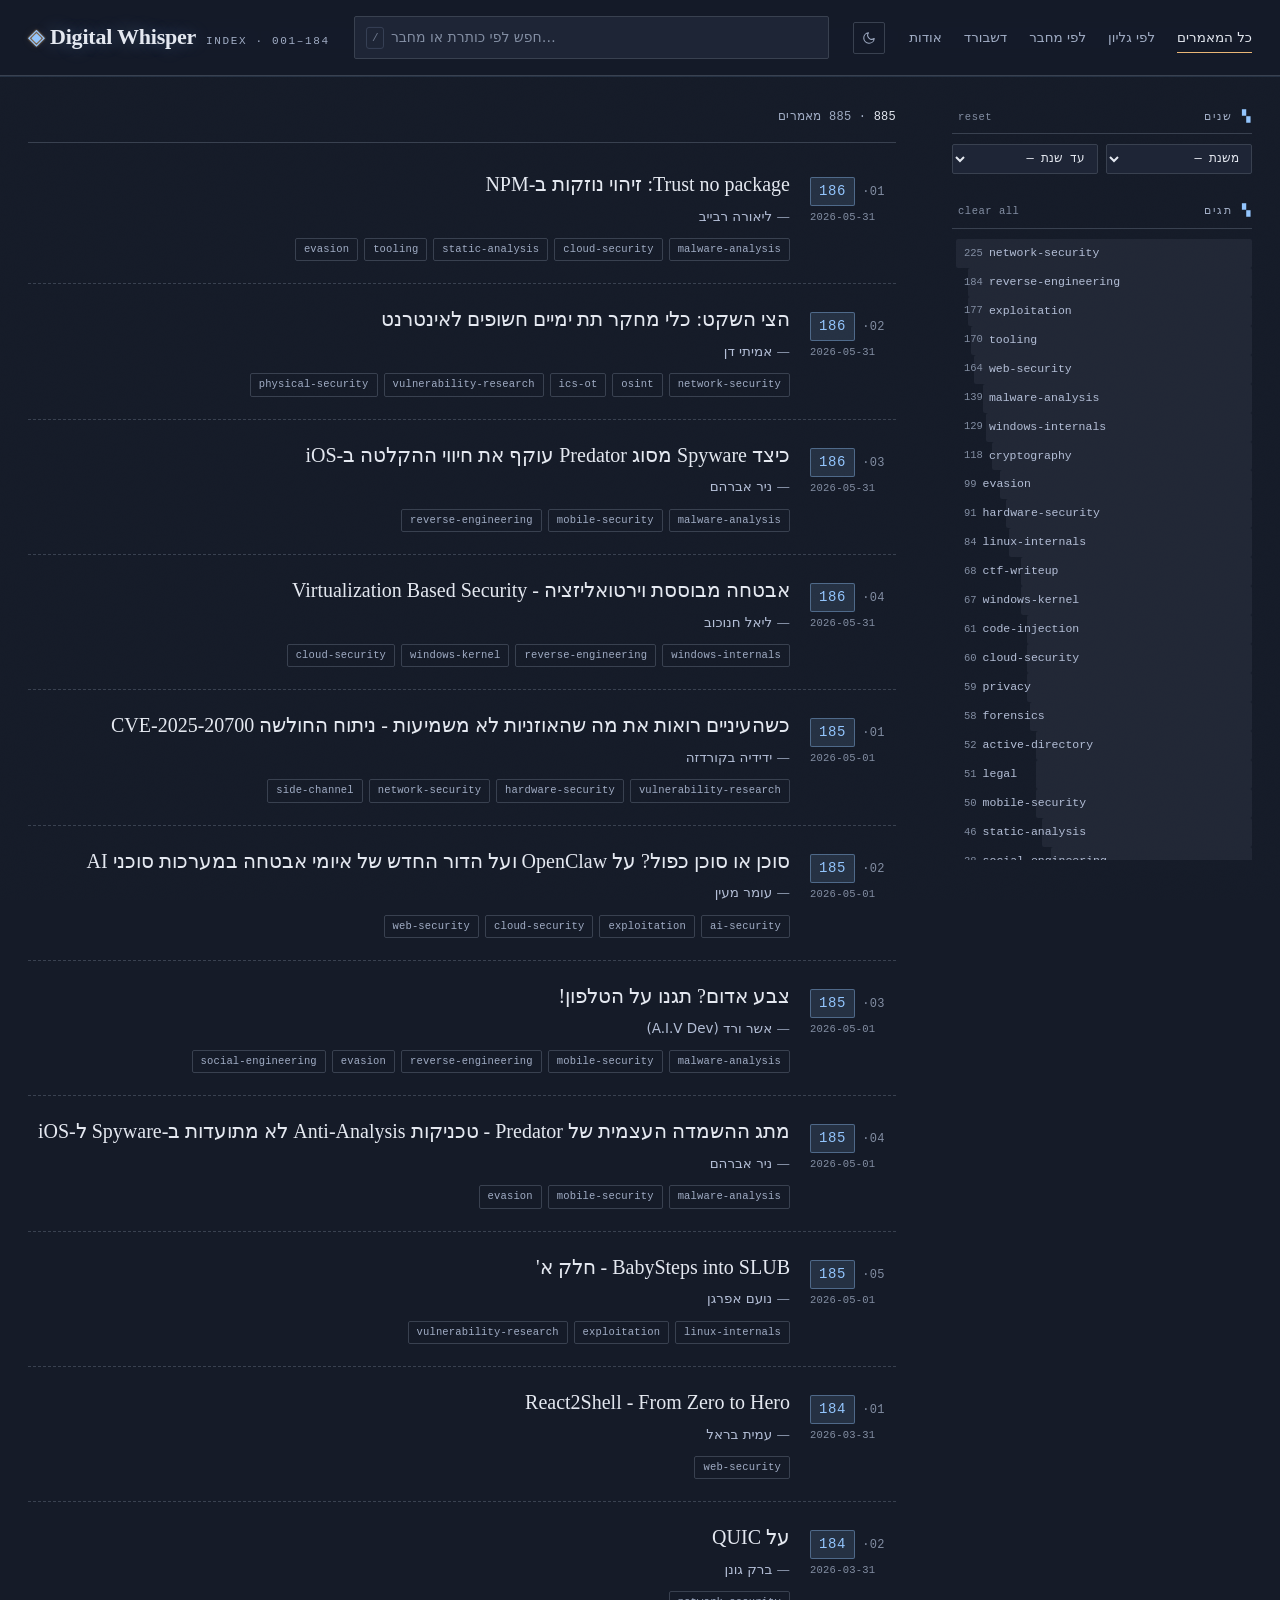
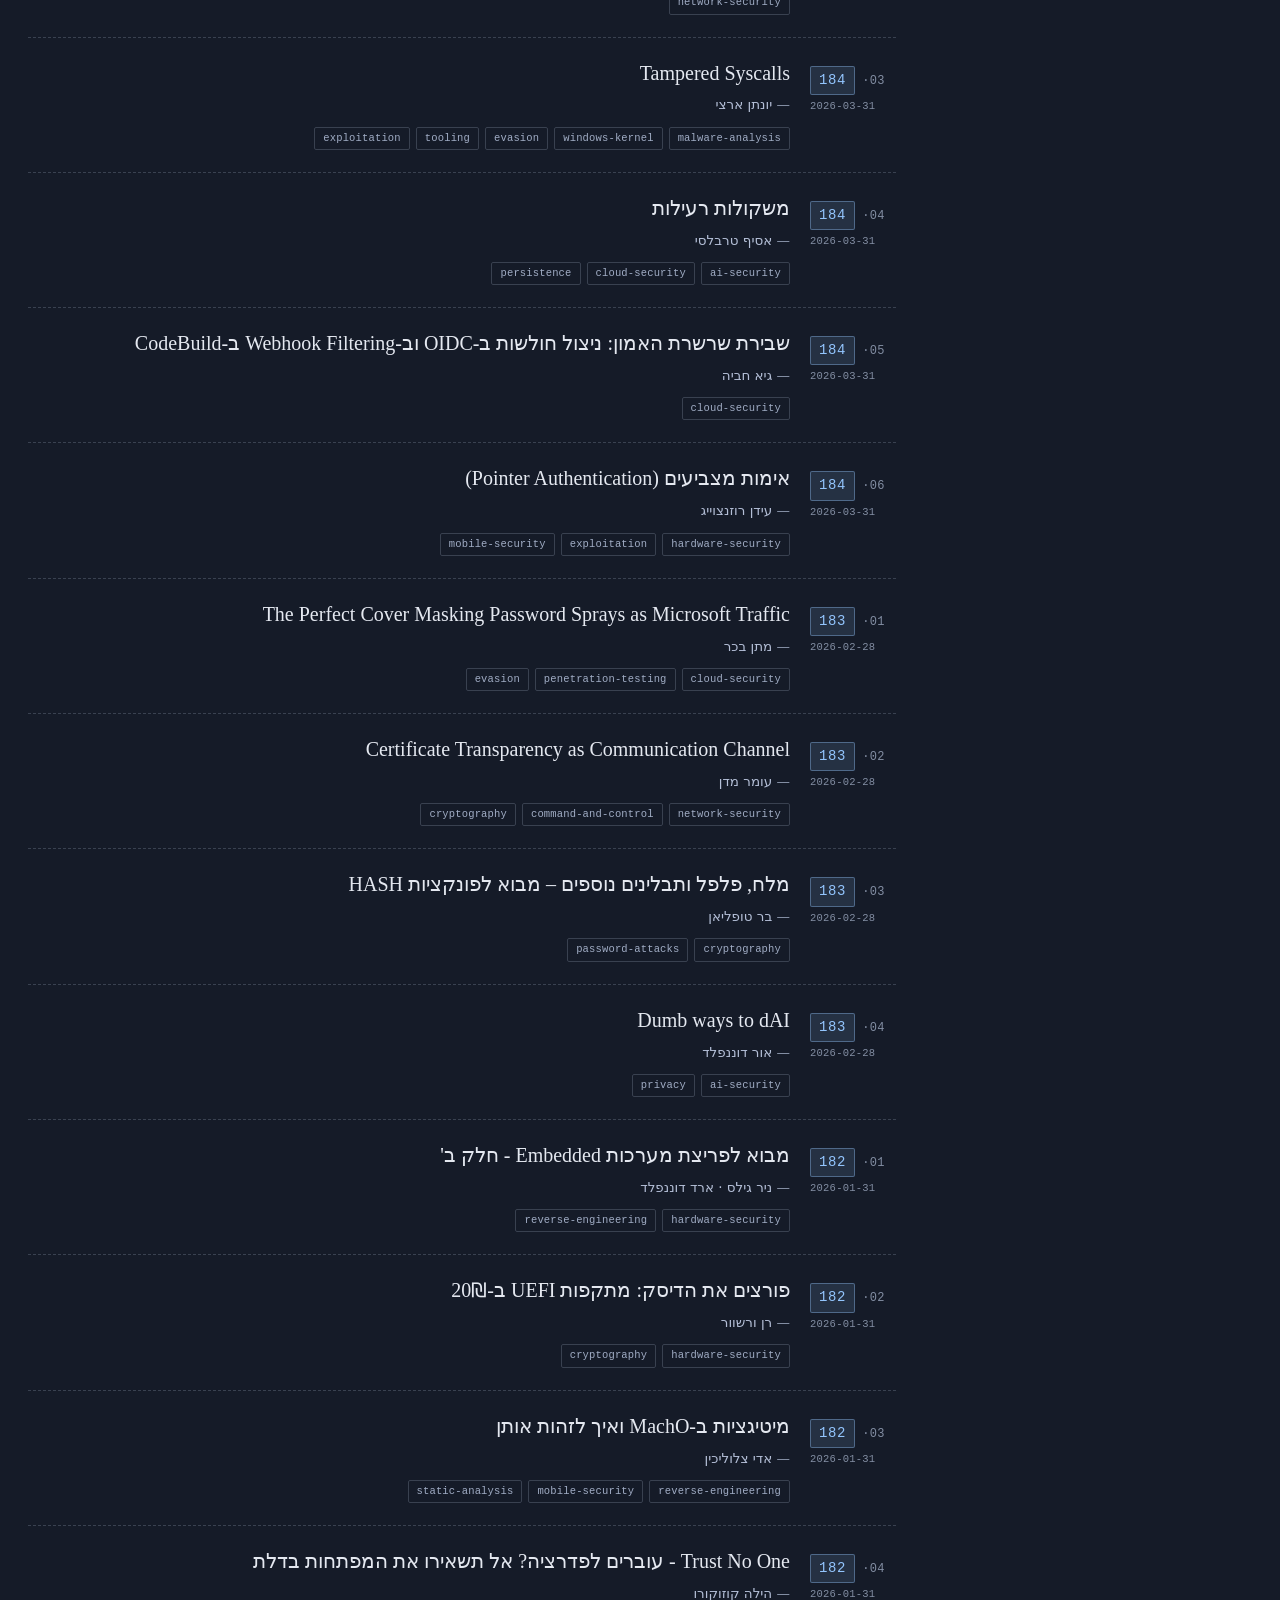
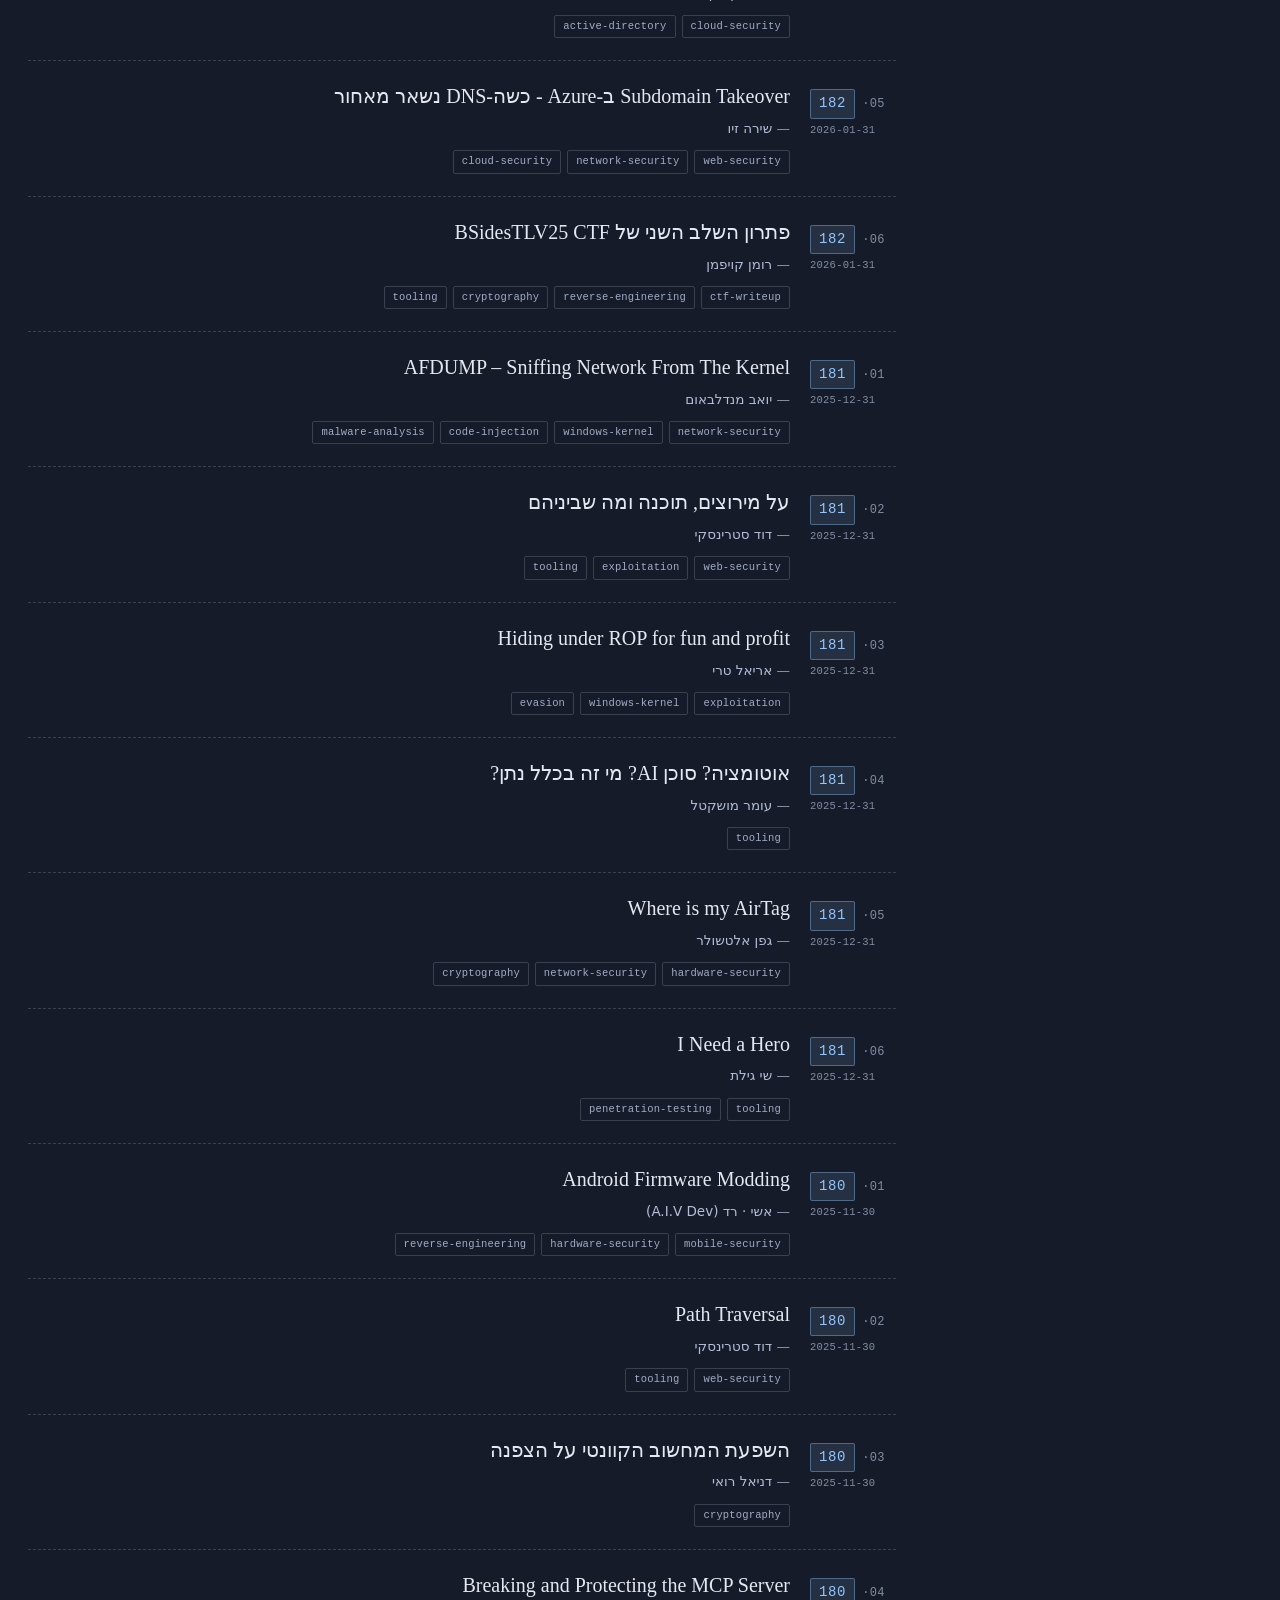
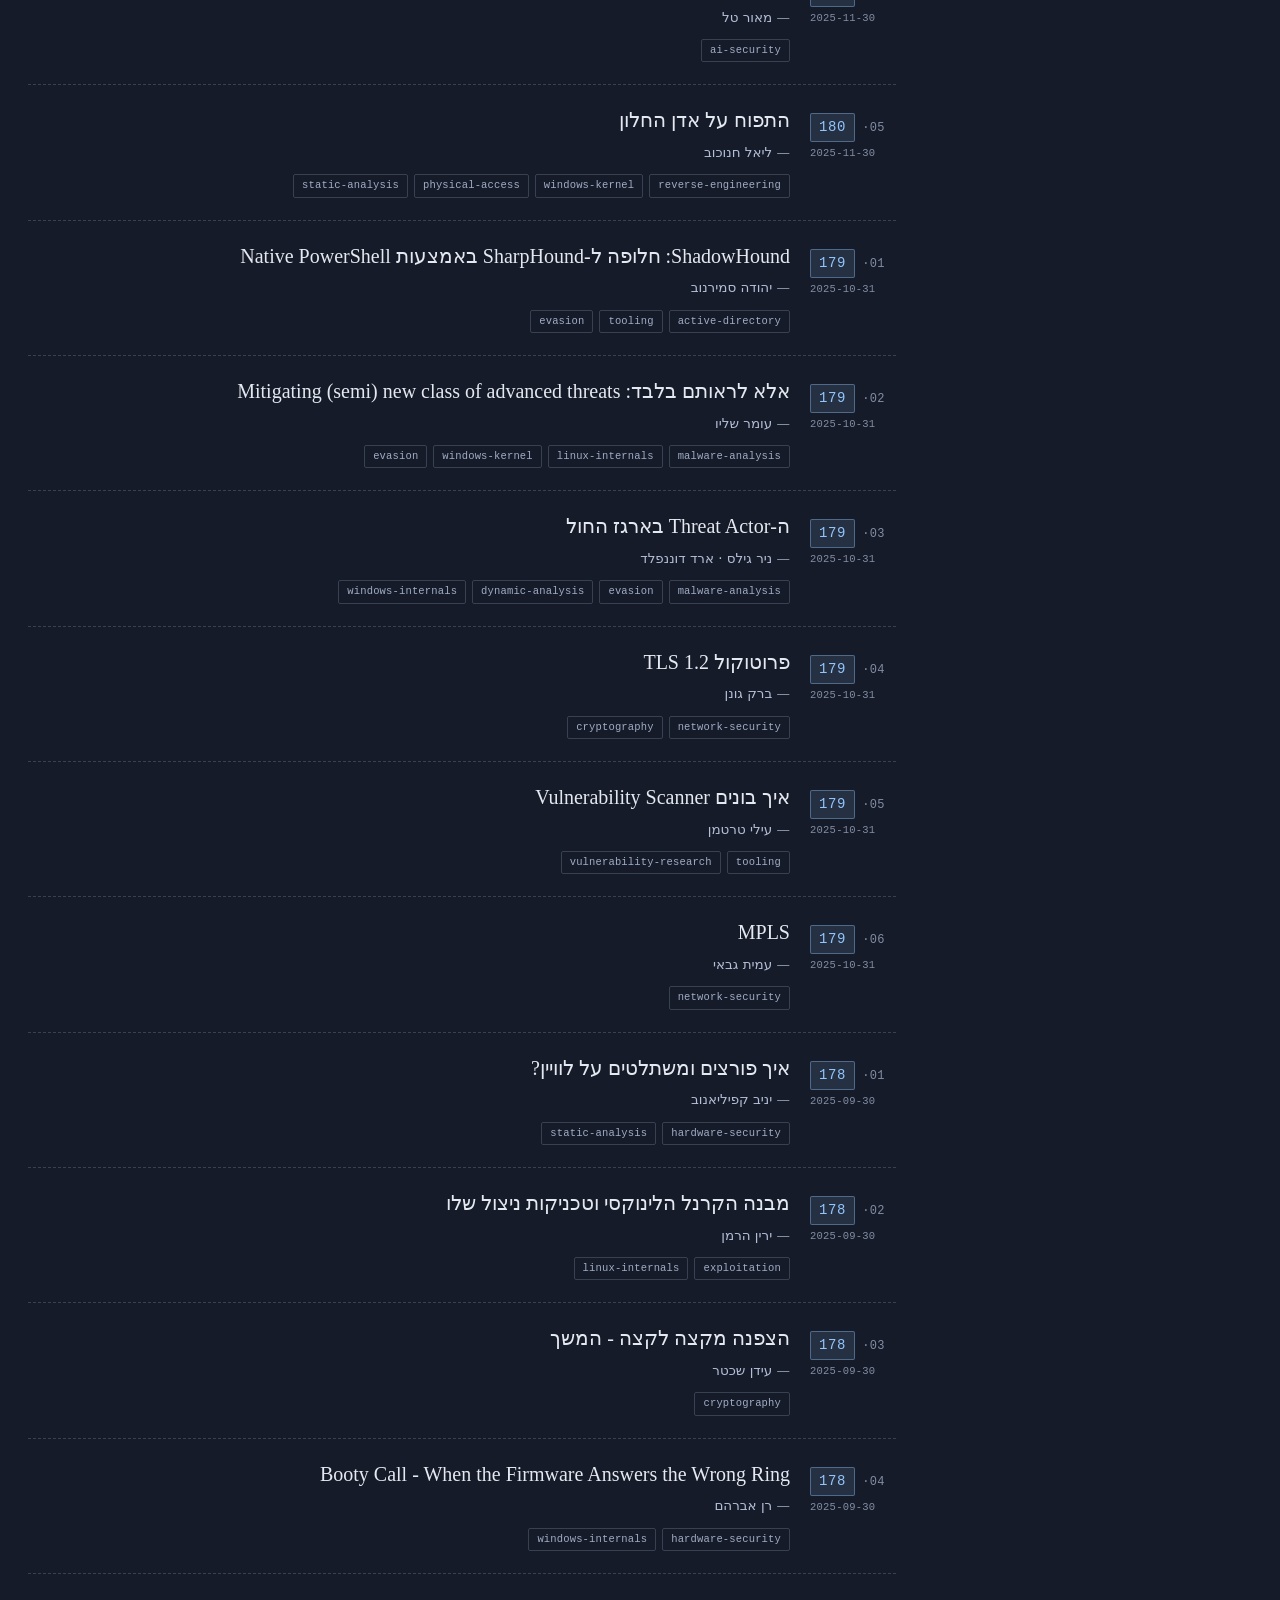
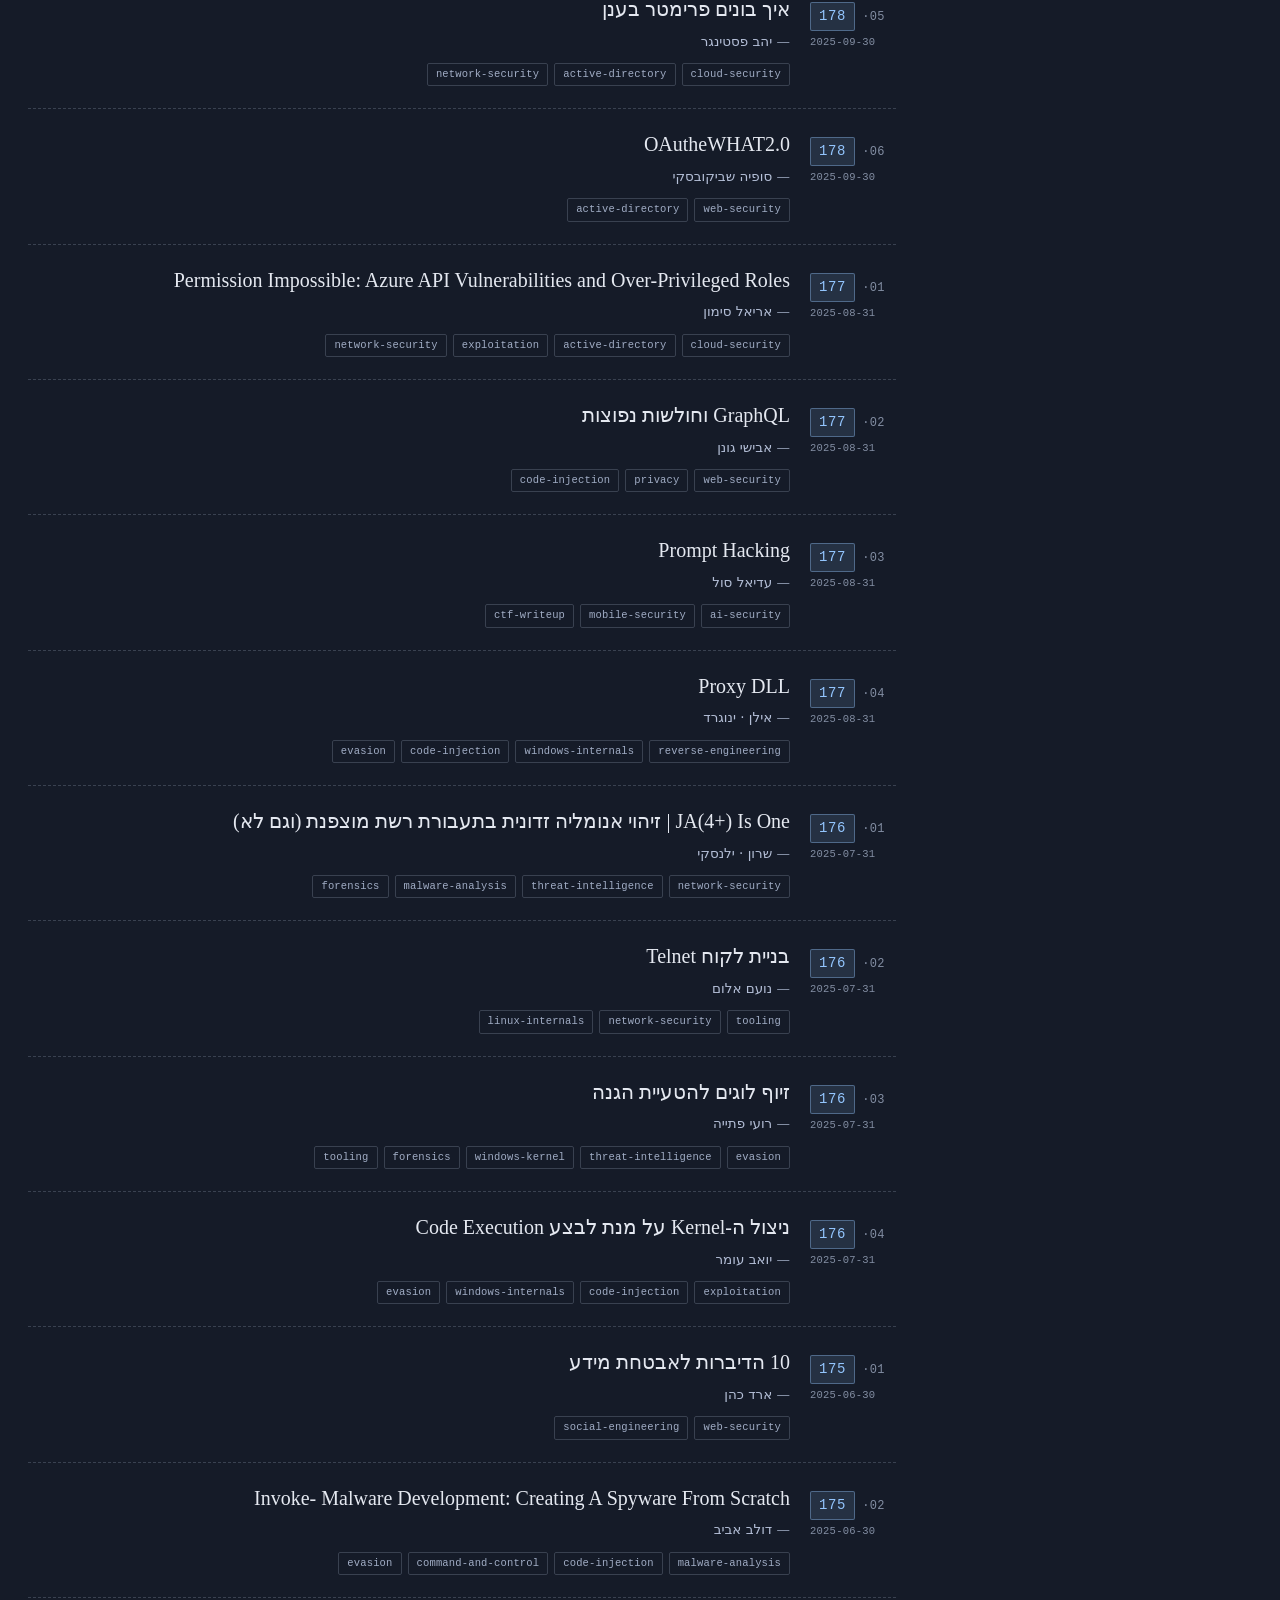
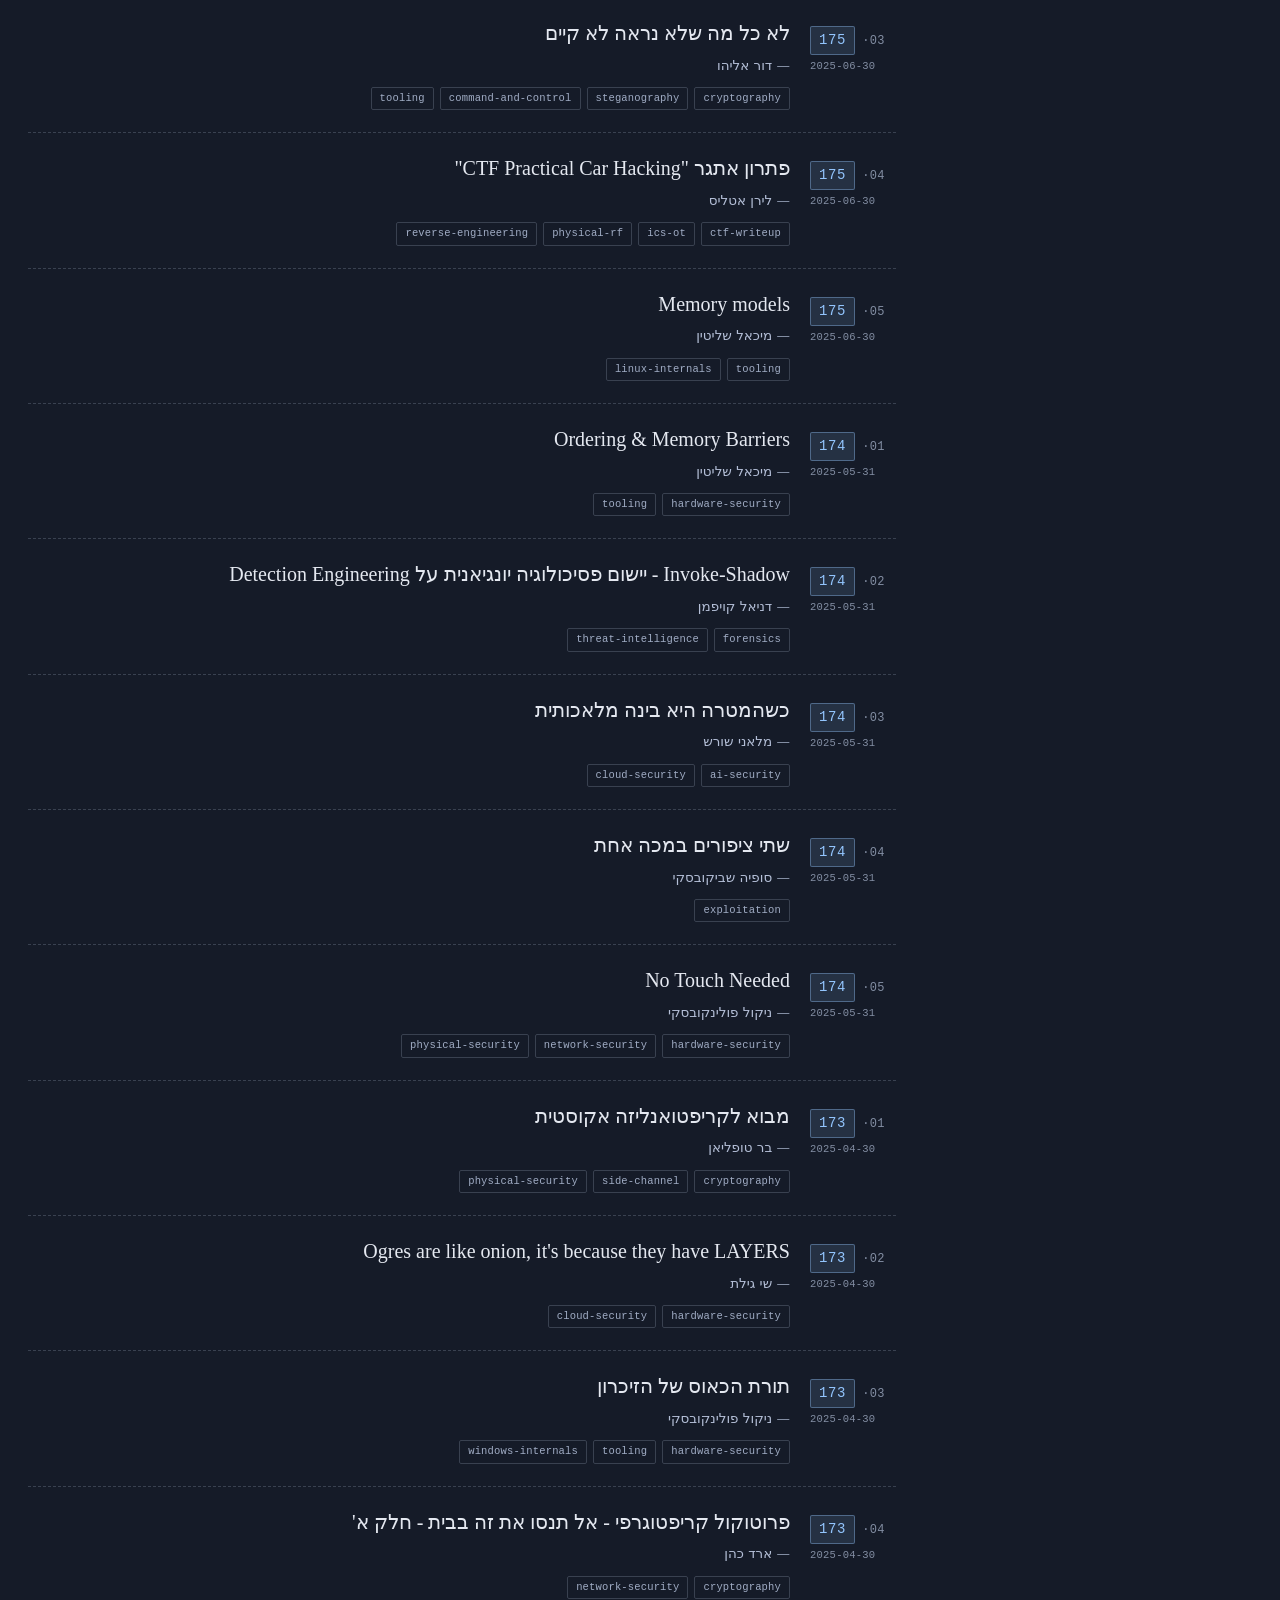
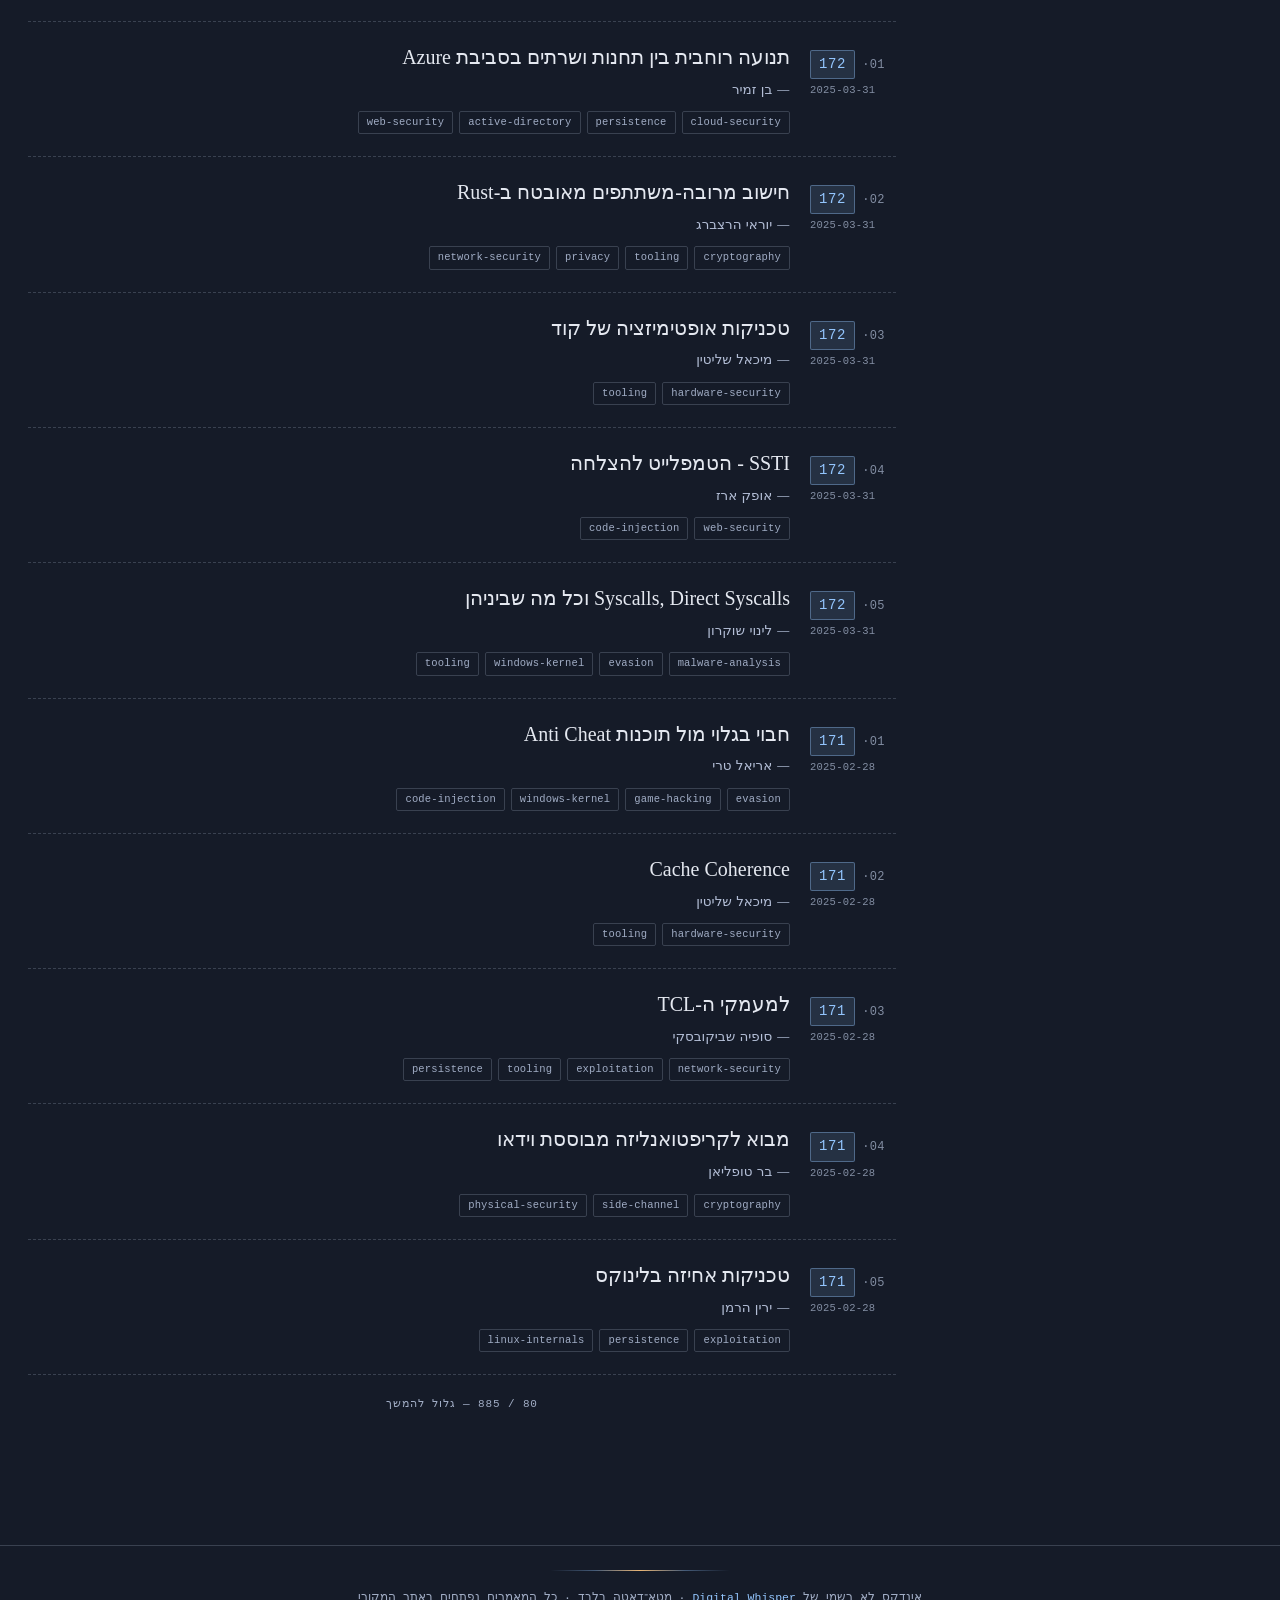
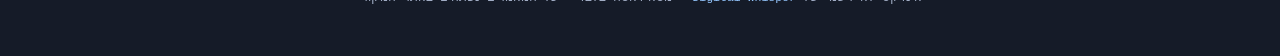
<file: index.html>
<!DOCTYPE html>
<html lang="he" dir="rtl" class="dark">
<head>
<meta charset="UTF-8">
<meta name="viewport" content="width=device-width, initial-scale=1">
<meta http-equiv="Content-Security-Policy" content="
  default-src 'self';
  script-src 'self' https://gc.zgo.at;
  style-src 'self' https://fonts.googleapis.com 'unsafe-inline';
  font-src 'self' https://fonts.gstatic.com;
  img-src 'self' data: https://redpacific.goatcounter.com;
  connect-src 'self' https://redpacific.goatcounter.com;
  object-src 'none';
  frame-src 'none';
  form-action 'none';
  base-uri 'self';
">
<title>Digital Whisper · Index</title>
<meta name="description" content="Unofficial searchable archive of Digital Whisper — the Hebrew information-security magazine.">
<meta name="color-scheme" content="dark light">
<script src="js/theme-pre.js?v=8"></script>
<link rel="preconnect" href="https://fonts.googleapis.com">
<link rel="preconnect" href="https://fonts.gstatic.com" crossorigin>
<link rel="stylesheet" href="https://fonts.googleapis.com/css2?family=Frank+Ruhl+Libre:wght@400;500;700&family=Rubik:wght@400;500;600&family=JetBrains+Mono:wght@400;500&display=swap">
<link rel="stylesheet" href="css/styles.css?v=8">
<script data-goatcounter="https://redpacific.goatcounter.com/count"
        async src="//gc.zgo.at/count.js"></script>
</head>
<body>

<header class="site-header">
  <div class="site-header-inner">
    <a href="./" class="brand">
      <span class="brand-mark">Digital Whisper</span>
      <span class="brand-sub">index · 001–184</span>
    </a>

    <label class="search-wrap" for="q">
      <kbd class="search-kbd">/</kbd>
      <input id="q" class="search-input" type="search" placeholder="חפש לפי כותרת או מחבר…" autocomplete="off">
    </label>

    <button id="theme-toggle" class="theme-toggle" title="החלף ערכת נושא" aria-label="Toggle theme">
      <svg class="theme-icon icon-moon" fill="none" stroke="currentColor" stroke-width="1.8" viewBox="0 0 24 24">
        <path stroke-linecap="round" stroke-linejoin="round" d="M21 12.79A9 9 0 1 1 11.21 3 7 7 0 0 0 21 12.79Z"/>
      </svg>
      <svg class="theme-icon icon-sun" fill="none" stroke="currentColor" stroke-width="1.8" viewBox="0 0 24 24">
        <circle cx="12" cy="12" r="4"/>
        <path stroke-linecap="round" d="M12 3v2M12 19v2M5 12H3M21 12h-2M5.6 5.6l1.4 1.4M17 17l1.4 1.4M5.6 18.4 7 17M17 7l1.4-1.4"/>
      </svg>
    </button>

    <nav class="nav">
      <a href="./" aria-current="page">כל המאמרים</a>
      <a href="by-issue.html">לפי גליון</a>
      <a href="by-author.html">לפי מחבר</a>
      <a href="dashboard.html">דשבורד</a>
      <a href="about.html">אודות</a>
    </nav>
  </div>
</header>

<main>
  <div class="index-layout">
    <aside class="sidebar">
      <button type="button" id="sidebar-toggle" class="sidebar-toggle" aria-expanded="false" aria-controls="sidebar-body">
        <span class="sidebar-toggle-label">סינון</span>
        <span class="sidebar-toggle-count" id="sidebar-toggle-count" aria-hidden="true"></span>
        <span class="sidebar-toggle-chevron" aria-hidden="true">▾</span>
      </button>
      <div id="sidebar-body" class="sidebar-body">
        <div class="side-section">
          <div class="side-header">
            <span class="side-title">שנים</span>
            <button id="years-clear" class="side-clear">reset</button>
          </div>
          <div class="year-row">
            <select id="year-from" class="year-select" aria-label="from year"></select>
            <select id="year-to" class="year-select" aria-label="to year"></select>
          </div>
        </div>

        <div class="side-section side-section-tags">
          <div class="side-header">
            <span class="side-title">תגים</span>
            <button id="tags-clear" class="side-clear">clear all</button>
          </div>
          <div id="tag-list" class="tag-list"></div>
        </div>
      </div>
    </aside>

    <section>
      <div class="status-bar">
        <div class="status-count" id="status-count">טוען…</div>
        <div class="status-active" id="status-active"></div>
      </div>

      <div id="articles" class="articles"></div>

      <div id="empty" class="empty" hidden>
        <div class="empty-glyph">∅</div>
        <div>אין מאמרים שעונים לסינון.</div>
        <button id="reset-all" class="empty-reset">איפוס כל הסינונים</button>
      </div>
    </section>
  </div>
</main>

<footer class="site-footer">
  <div class="rule">· · · · · · · · · · · · ·</div>
  <p>
    אינדקס לא רשמי של
    <a href="https://www.digitalwhisper.co.il/" target="_blank" rel="noopener">Digital Whisper</a>
    · מטא־דאטה בלבד · כל המאמרים נפתחים באתר המקורי
  </p>
</footer>

<script src="js/header.js?v=8" defer></script>
<script src="js/app.js?v=8" defer></script>
</body>
</html>
</file>
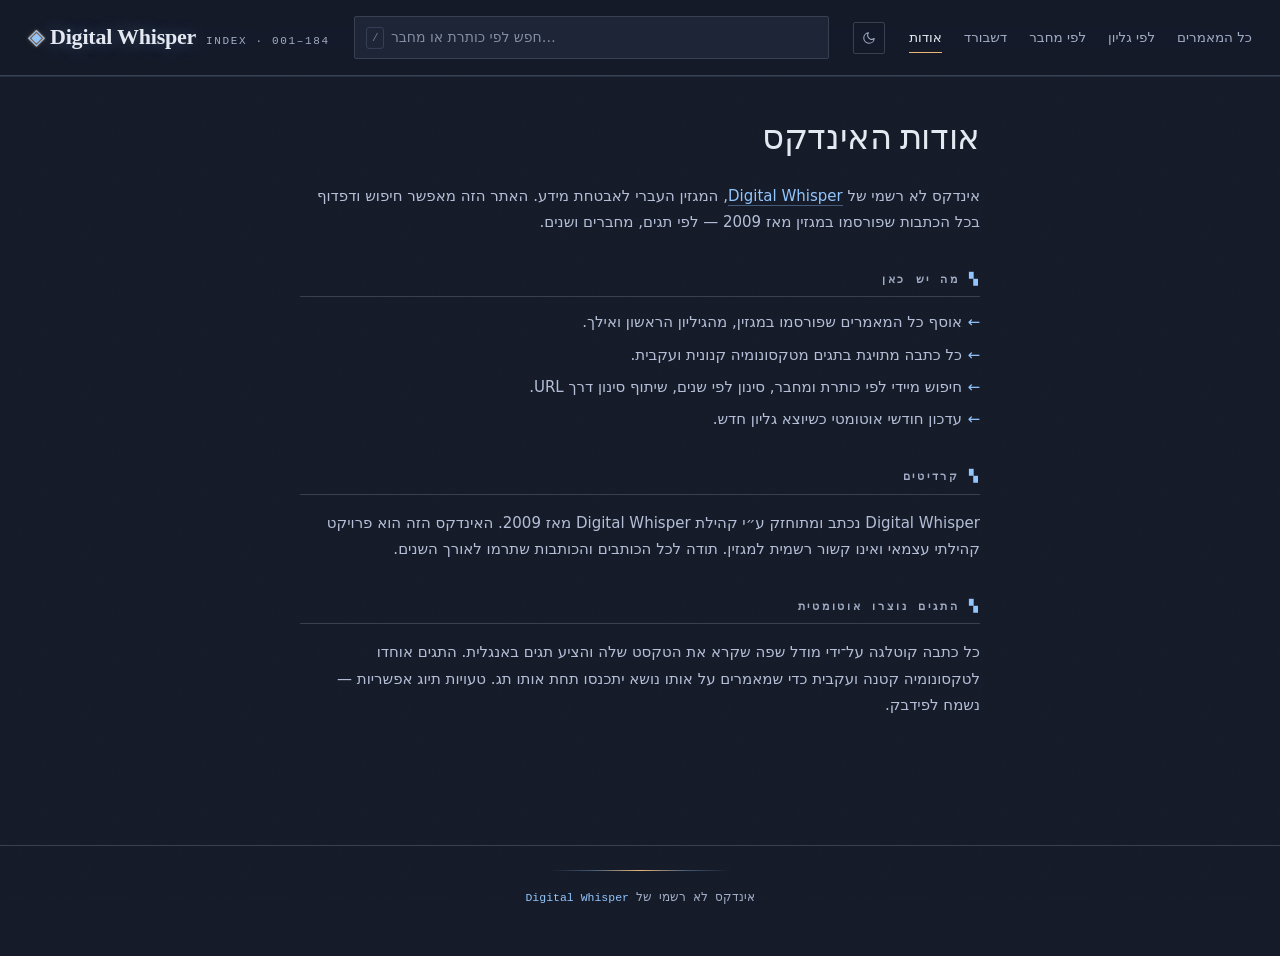
<file: about.html>
<!DOCTYPE html>
<html lang="he" dir="rtl" class="dark">
<head>
<meta charset="UTF-8">
<meta name="viewport" content="width=device-width, initial-scale=1">
<meta http-equiv="Content-Security-Policy" content="
  default-src 'self';
  script-src 'self' https://gc.zgo.at;
  style-src 'self' https://fonts.googleapis.com 'unsafe-inline';
  font-src 'self' https://fonts.gstatic.com;
  img-src 'self' data: https://redpacific.goatcounter.com;
  connect-src 'self' https://redpacific.goatcounter.com;
  object-src 'none';
  frame-src 'none';
  form-action 'none';
  base-uri 'self';
">
<title>Digital Whisper · אודות</title>
<meta name="color-scheme" content="dark light">
<script src="js/theme-pre.js?v=8"></script>
<link rel="preconnect" href="https://fonts.googleapis.com">
<link rel="preconnect" href="https://fonts.gstatic.com" crossorigin>
<link rel="stylesheet" href="https://fonts.googleapis.com/css2?family=Frank+Ruhl+Libre:wght@400;500;700&family=Rubik:wght@400;500;600&family=JetBrains+Mono:wght@400;500&display=swap">
<link rel="stylesheet" href="css/styles.css?v=8">
<script data-goatcounter="https://redpacific.goatcounter.com/count"
        async src="//gc.zgo.at/count.js"></script>
</head>
<body>

<header class="site-header">
  <div class="site-header-inner">
    <a href="./" class="brand">
      <span class="brand-mark">Digital Whisper</span>
      <span class="brand-sub">index · 001–184</span>
    </a>

    <label class="search-wrap" for="q">
      <kbd class="search-kbd">/</kbd>
      <input id="q" class="search-input" type="search" placeholder="חפש לפי כותרת או מחבר…" autocomplete="off">
    </label>

    <button id="theme-toggle" class="theme-toggle" title="החלף ערכת נושא" aria-label="Toggle theme">
      <svg class="theme-icon icon-moon" fill="none" stroke="currentColor" stroke-width="1.8" viewBox="0 0 24 24">
        <path stroke-linecap="round" stroke-linejoin="round" d="M21 12.79A9 9 0 1 1 11.21 3 7 7 0 0 0 21 12.79Z"/>
      </svg>
      <svg class="theme-icon icon-sun" fill="none" stroke="currentColor" stroke-width="1.8" viewBox="0 0 24 24">
        <circle cx="12" cy="12" r="4"/>
        <path stroke-linecap="round" d="M12 3v2M12 19v2M5 12H3M21 12h-2M5.6 5.6l1.4 1.4M17 17l1.4 1.4M5.6 18.4 7 17M17 7l1.4-1.4"/>
      </svg>
    </button>

    <nav class="nav">
      <a href="./">כל המאמרים</a>
      <a href="by-issue.html">לפי גליון</a>
      <a href="by-author.html">לפי מחבר</a>
      <a href="dashboard.html">דשבורד</a>
      <a href="about.html" aria-current="page">אודות</a>
    </nav>
  </div>
</header>

<main>
  <article class="about">
    <h1>אודות האינדקס</h1>

    <p>
      אינדקס לא רשמי של
      <a href="https://www.digitalwhisper.co.il/" target="_blank" rel="noopener">Digital Whisper</a>,
      המגזין העברי לאבטחת מידע. האתר הזה מאפשר חיפוש ודפדוף בכל הכתבות
      שפורסמו במגזין מאז 2009 — לפי תגים, מחברים ושנים.
    </p>

    <h2>מה יש כאן</h2>
    <ul>
      <li>אוסף כל המאמרים שפורסמו במגזין, מהגיליון הראשון ואילך.</li>
      <li>כל כתבה מתויגת בתגים מטקסונומיה קנונית ועקבית.</li>
      <li>חיפוש מיידי לפי כותרת ומחבר, סינון לפי שנים, שיתוף סינון דרך URL.</li>
      <li>עדכון חודשי אוטומטי כשיוצא גליון חדש.</li>
    </ul>

    <h2>קרדיטים</h2>
    <p>
      Digital Whisper נכתב ומתוחזק ע״י קהילת Digital Whisper מאז 2009.
      האינדקס הזה הוא פרויקט קהילתי עצמאי ואינו קשור רשמית למגזין.
      תודה לכל הכותבים והכותבות שתרמו לאורך השנים.
    </p>

    <h2>התגים נוצרו אוטומטית</h2>
    <p>
      כל כתבה קוטלגה על־ידי מודל שפה שקרא את הטקסט שלה והציע תגים באנגלית.
      התגים אוחדו לטקסונומיה קטנה ועקבית כדי שמאמרים על אותו נושא יתכנסו
      תחת אותו תג. טעויות תיוג אפשריות — נשמח לפידבק.
    </p>
  </article>
</main>

<footer class="site-footer">
  <div class="rule">· · · · · · · · · · · · ·</div>
  <p>אינדקס לא רשמי של
    <a href="https://www.digitalwhisper.co.il/" target="_blank" rel="noopener">Digital Whisper</a>
  </p>
</footer>

<script src="js/header.js?v=8" defer></script>

</body>
</html>
</file>
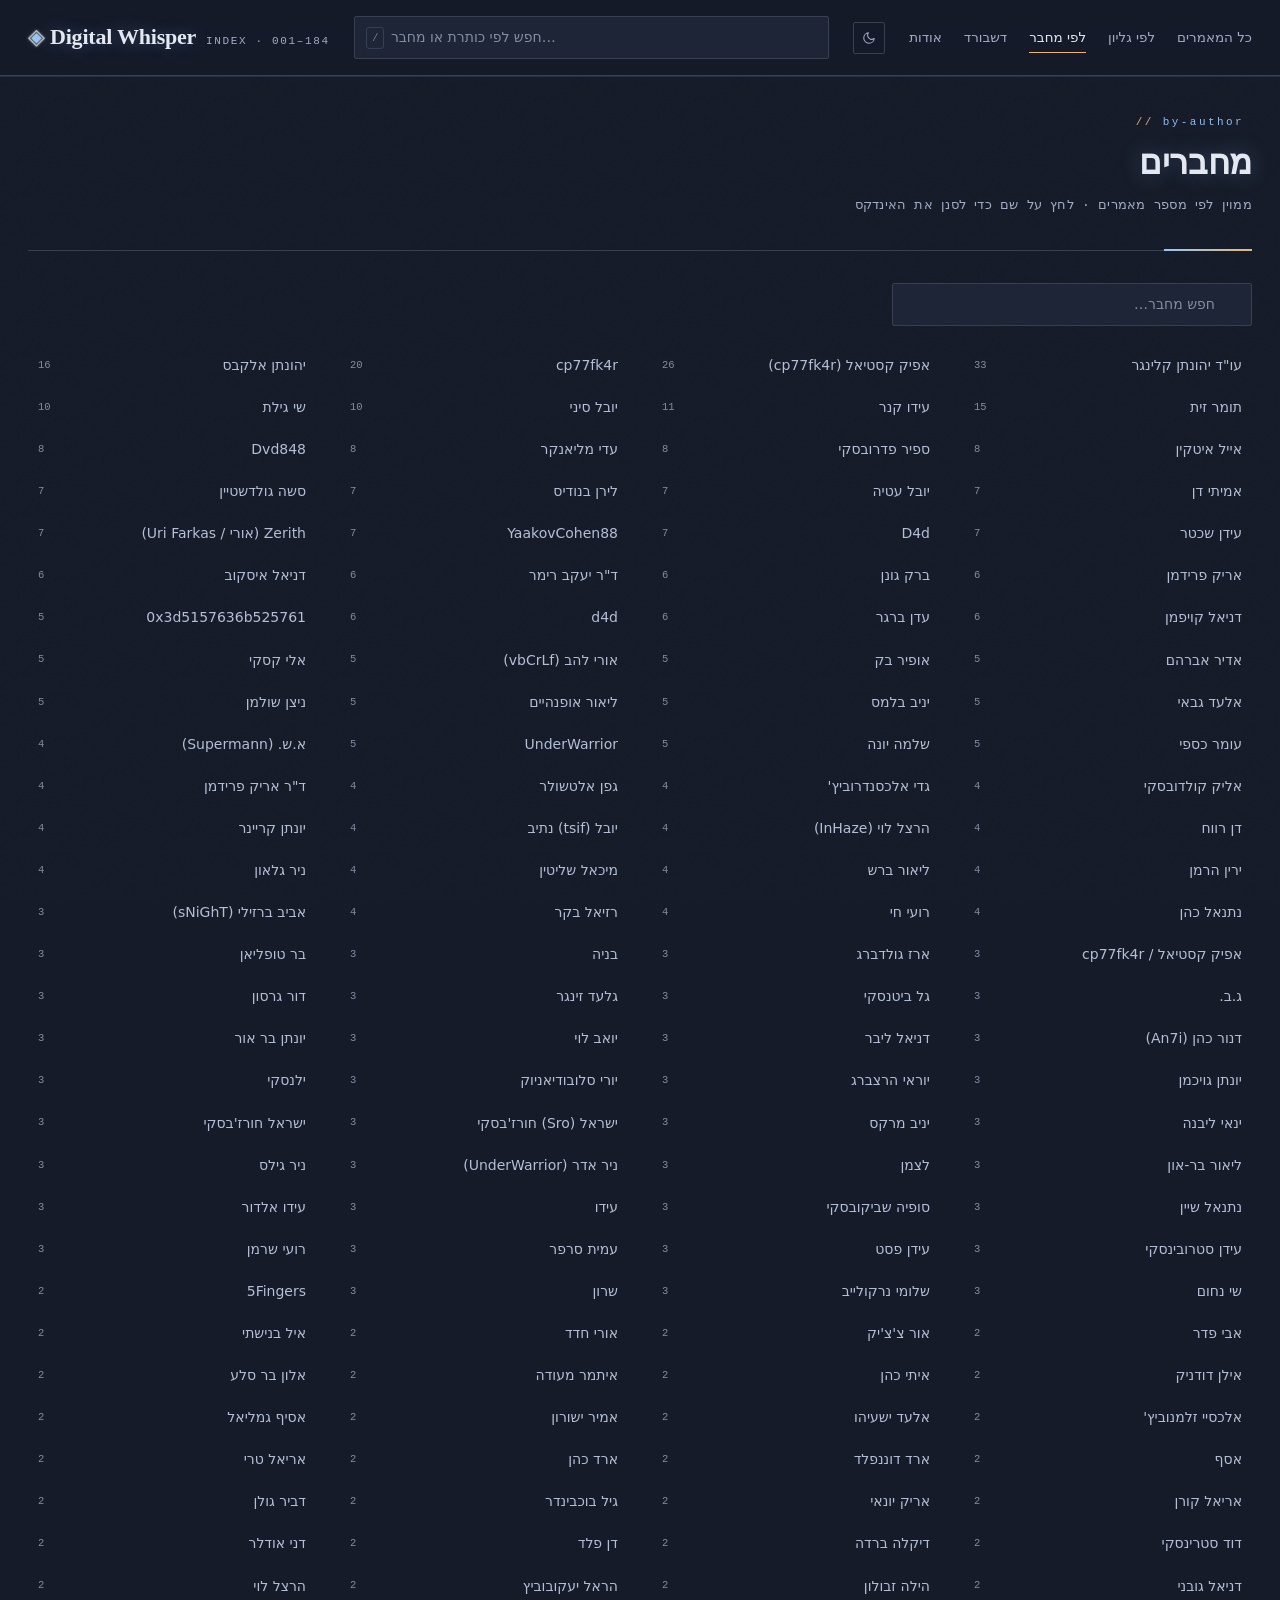
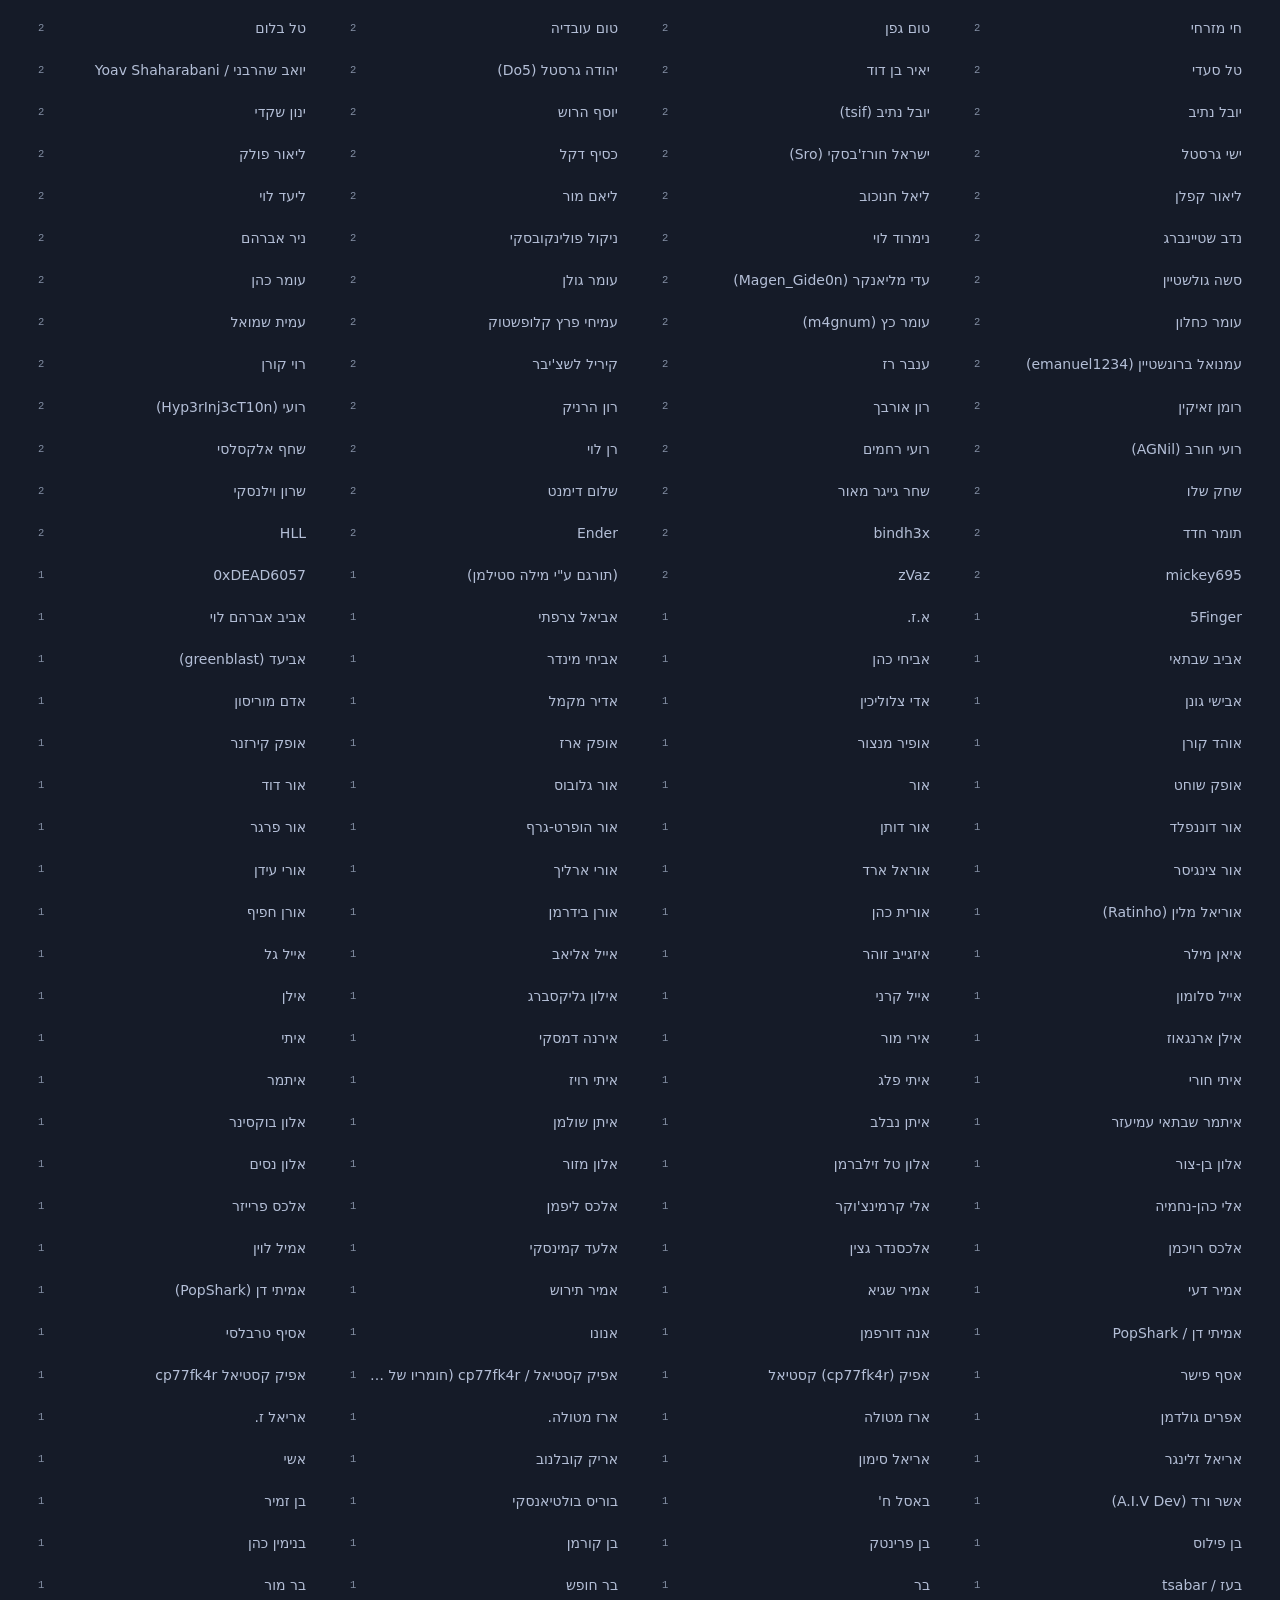
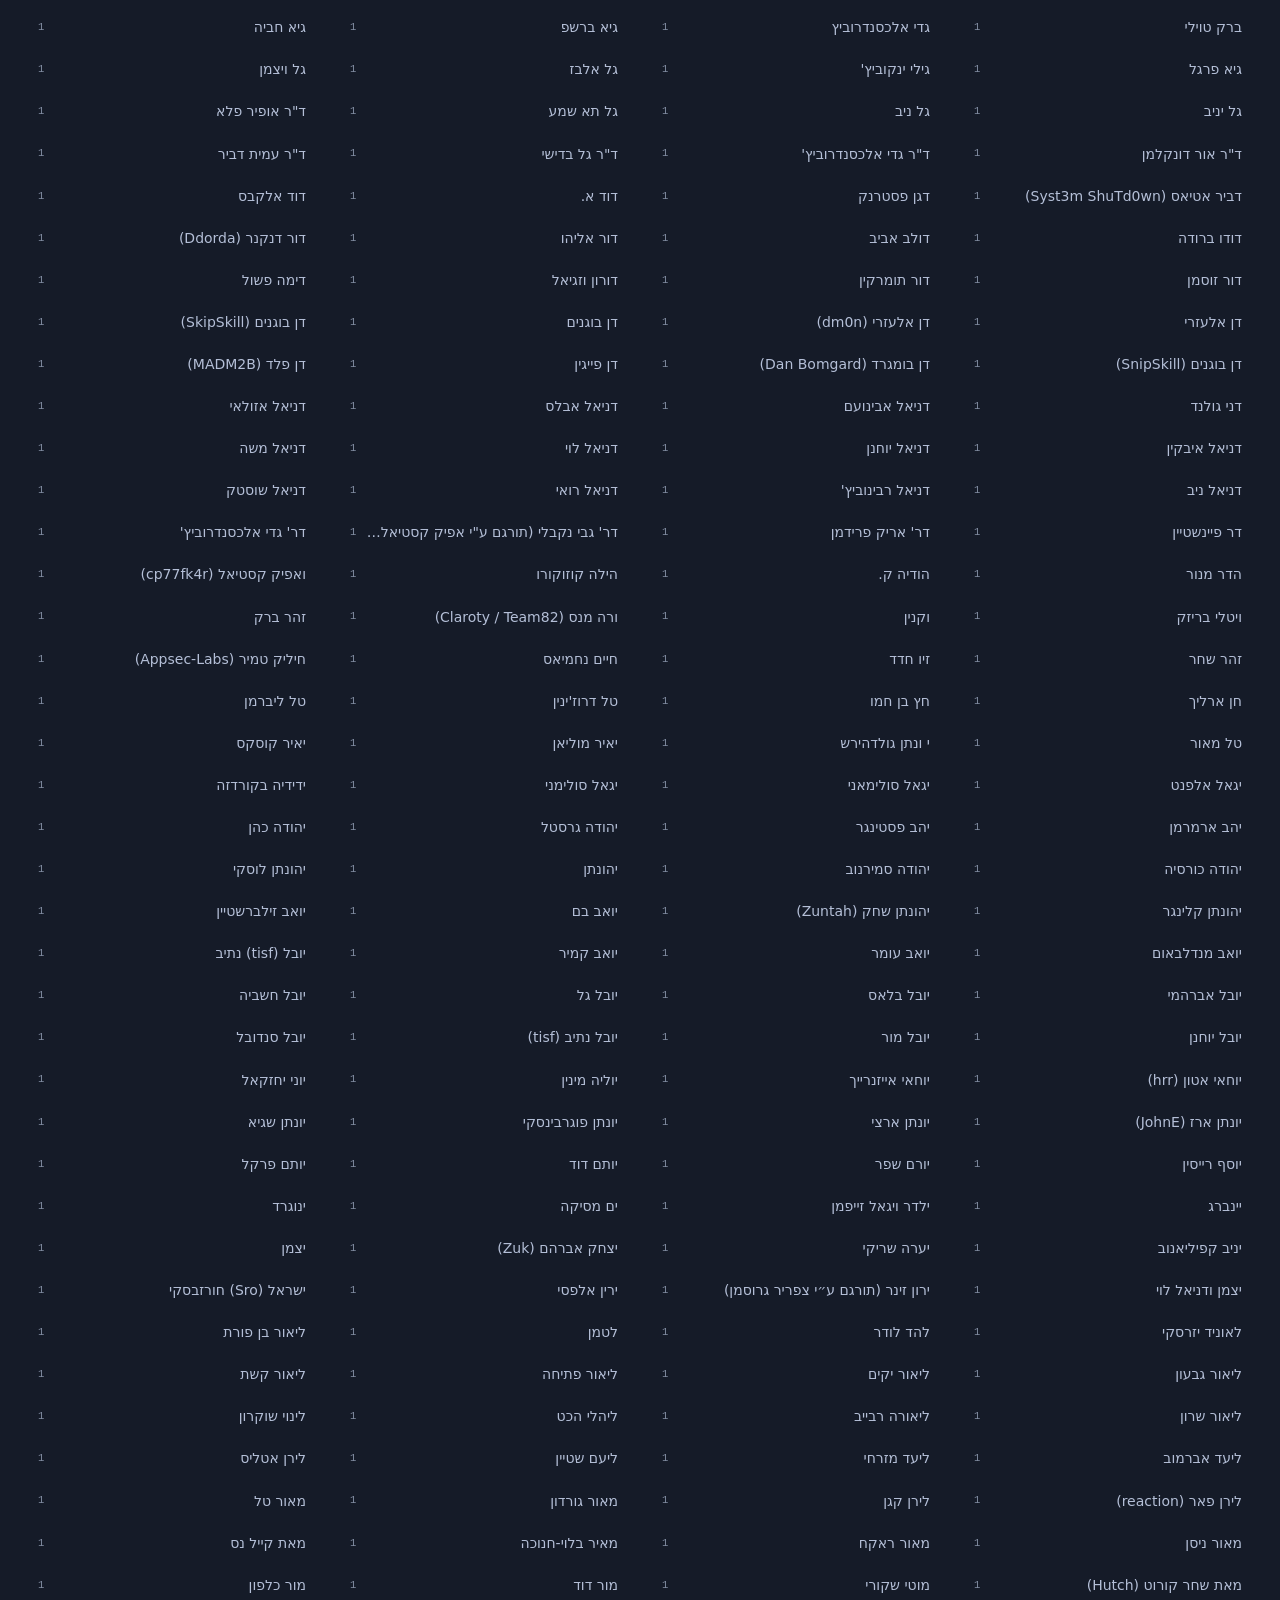
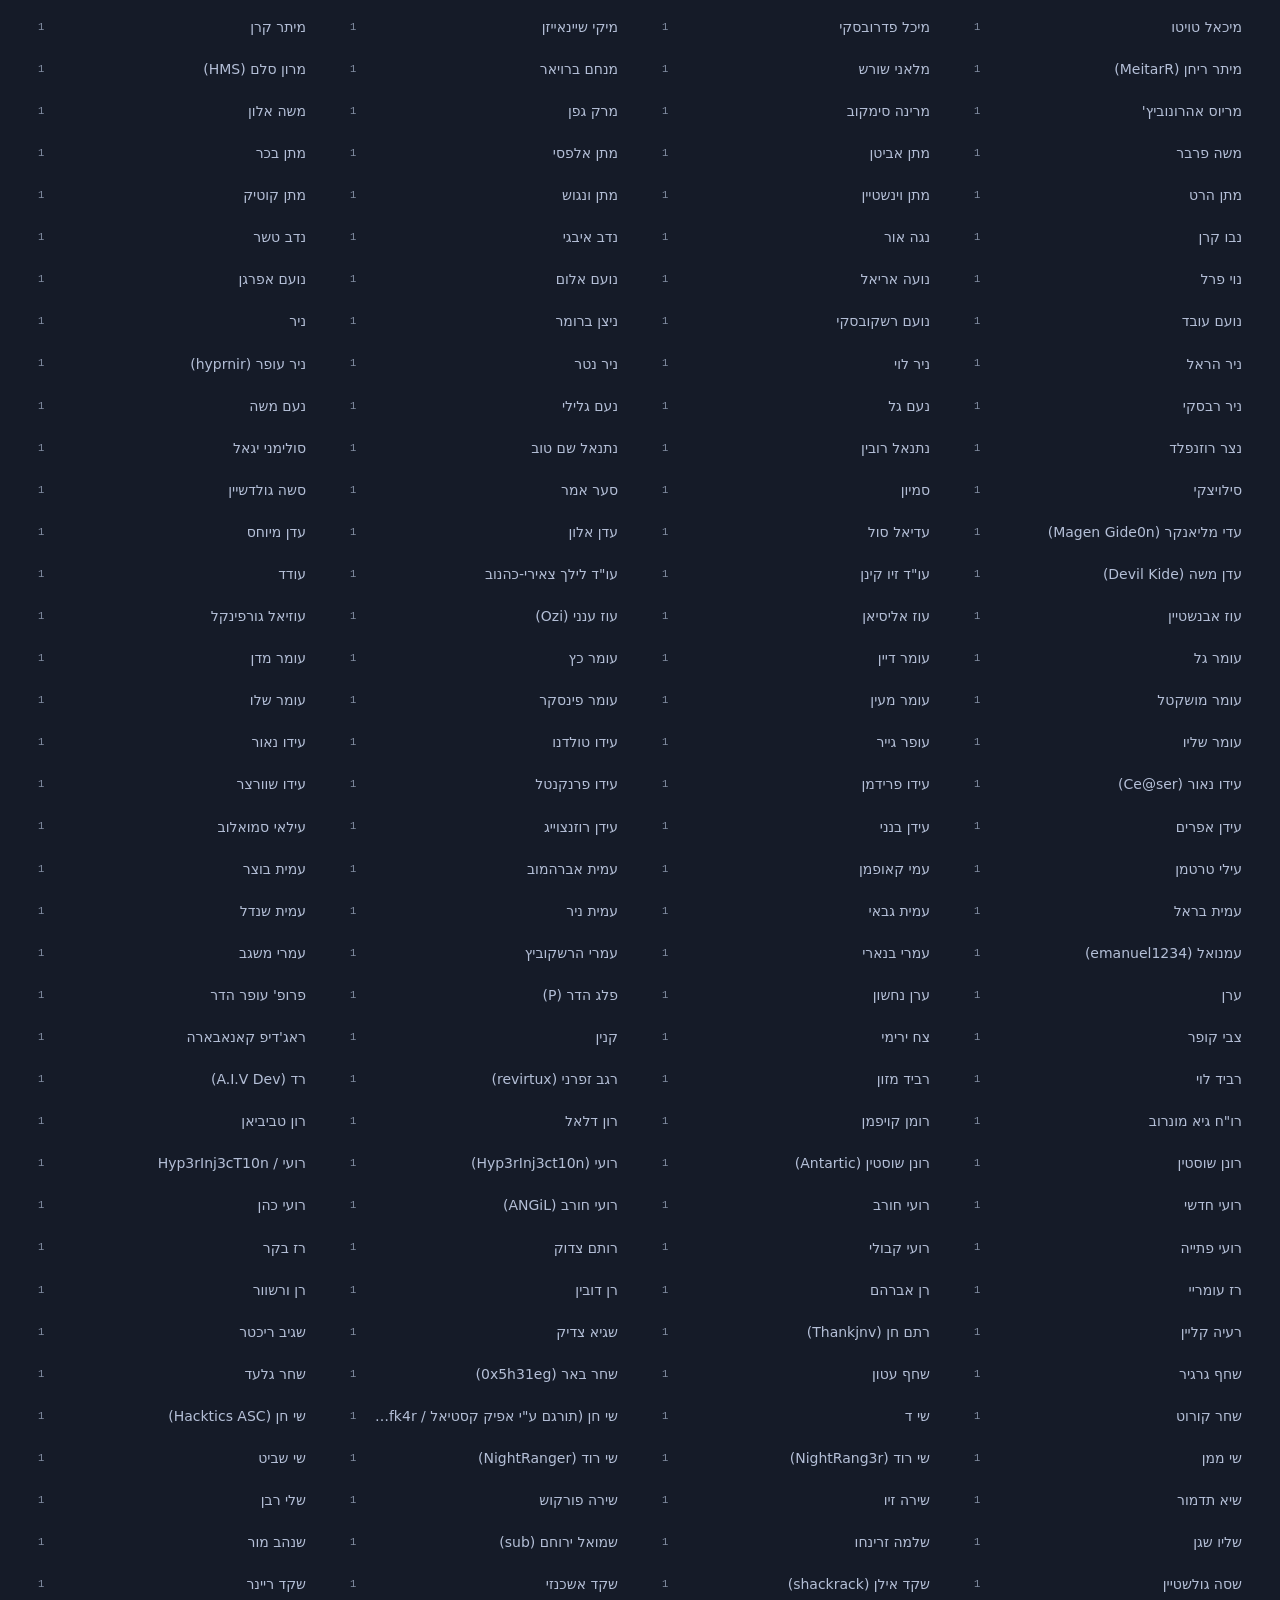
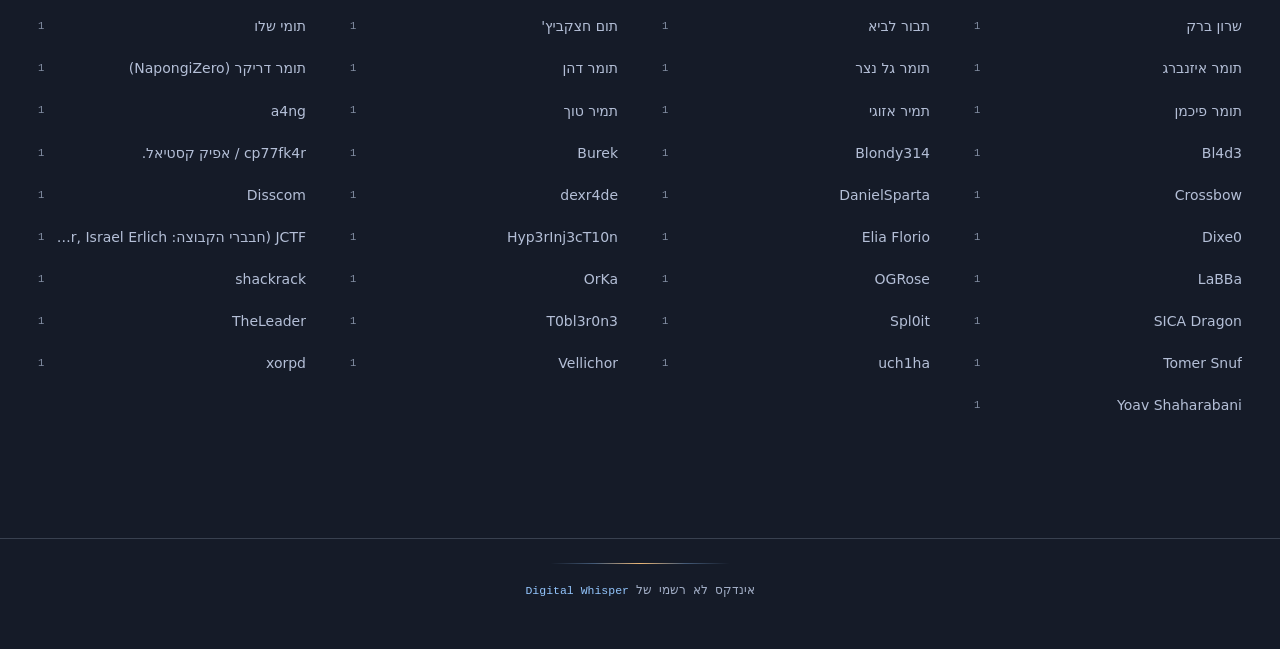
<file: by-author.html>
<!DOCTYPE html>
<html lang="he" dir="rtl" class="dark">
<head>
<meta charset="UTF-8">
<meta name="viewport" content="width=device-width, initial-scale=1">
<meta http-equiv="Content-Security-Policy" content="
  default-src 'self';
  script-src 'self' https://gc.zgo.at;
  style-src 'self' https://fonts.googleapis.com 'unsafe-inline';
  font-src 'self' https://fonts.gstatic.com;
  img-src 'self' data: https://redpacific.goatcounter.com;
  connect-src 'self' https://redpacific.goatcounter.com;
  object-src 'none';
  frame-src 'none';
  form-action 'none';
  base-uri 'self';
">
<title>Digital Whisper · לפי מחבר</title>
<meta name="color-scheme" content="dark light">
<script src="js/theme-pre.js?v=8"></script>
<link rel="preconnect" href="https://fonts.googleapis.com">
<link rel="preconnect" href="https://fonts.gstatic.com" crossorigin>
<link rel="stylesheet" href="https://fonts.googleapis.com/css2?family=Frank+Ruhl+Libre:wght@400;500;700&family=Rubik:wght@400;500;600&family=JetBrains+Mono:wght@400;500&display=swap">
<link rel="stylesheet" href="css/styles.css?v=8">
<script data-goatcounter="https://redpacific.goatcounter.com/count"
        async src="//gc.zgo.at/count.js"></script>
</head>
<body>

<header class="site-header">
  <div class="site-header-inner">
    <a href="./" class="brand">
      <span class="brand-mark">Digital Whisper</span>
      <span class="brand-sub">index · 001–184</span>
    </a>

    <label class="search-wrap" for="q">
      <kbd class="search-kbd">/</kbd>
      <input id="q" class="search-input" type="search" placeholder="חפש לפי כותרת או מחבר…" autocomplete="off">
    </label>

    <button id="theme-toggle" class="theme-toggle" title="החלף ערכת נושא" aria-label="Toggle theme">
      <svg class="theme-icon icon-moon" fill="none" stroke="currentColor" stroke-width="1.8" viewBox="0 0 24 24">
        <path stroke-linecap="round" stroke-linejoin="round" d="M21 12.79A9 9 0 1 1 11.21 3 7 7 0 0 0 21 12.79Z"/>
      </svg>
      <svg class="theme-icon icon-sun" fill="none" stroke="currentColor" stroke-width="1.8" viewBox="0 0 24 24">
        <circle cx="12" cy="12" r="4"/>
        <path stroke-linecap="round" d="M12 3v2M12 19v2M5 12H3M21 12h-2M5.6 5.6l1.4 1.4M17 17l1.4 1.4M5.6 18.4 7 17M17 7l1.4-1.4"/>
      </svg>
    </button>

    <nav class="nav">
      <a href="./">כל המאמרים</a>
      <a href="by-issue.html">לפי גליון</a>
      <a href="by-author.html" aria-current="page">לפי מחבר</a>
      <a href="dashboard.html">דשבורד</a>
      <a href="about.html">אודות</a>
    </nav>
  </div>
</header>

<main>
  <div class="page-header">
    <span class="page-kicker">by-author</span>
    <h1 class="page-title">מחברים</h1>
    <p class="page-sub">ממוין לפי מספר מאמרים · לחץ על שם כדי לסנן את האינדקס</p>
  </div>

  <div class="author-filter">
    <input id="author-q" class="search-input" type="search" placeholder="חפש מחבר…" autocomplete="off">
  </div>

  <div id="authors" class="author-grid"></div>
</main>

<footer class="site-footer">
  <div class="rule">· · · · · · · · · · · · ·</div>
  <p>אינדקס לא רשמי של
    <a href="https://www.digitalwhisper.co.il/" target="_blank" rel="noopener">Digital Whisper</a>
  </p>
</footer>

<script src="js/header.js?v=8" defer></script>
<script src="js/by-author.js?v=8" defer></script>
</body>
</html>
</file>
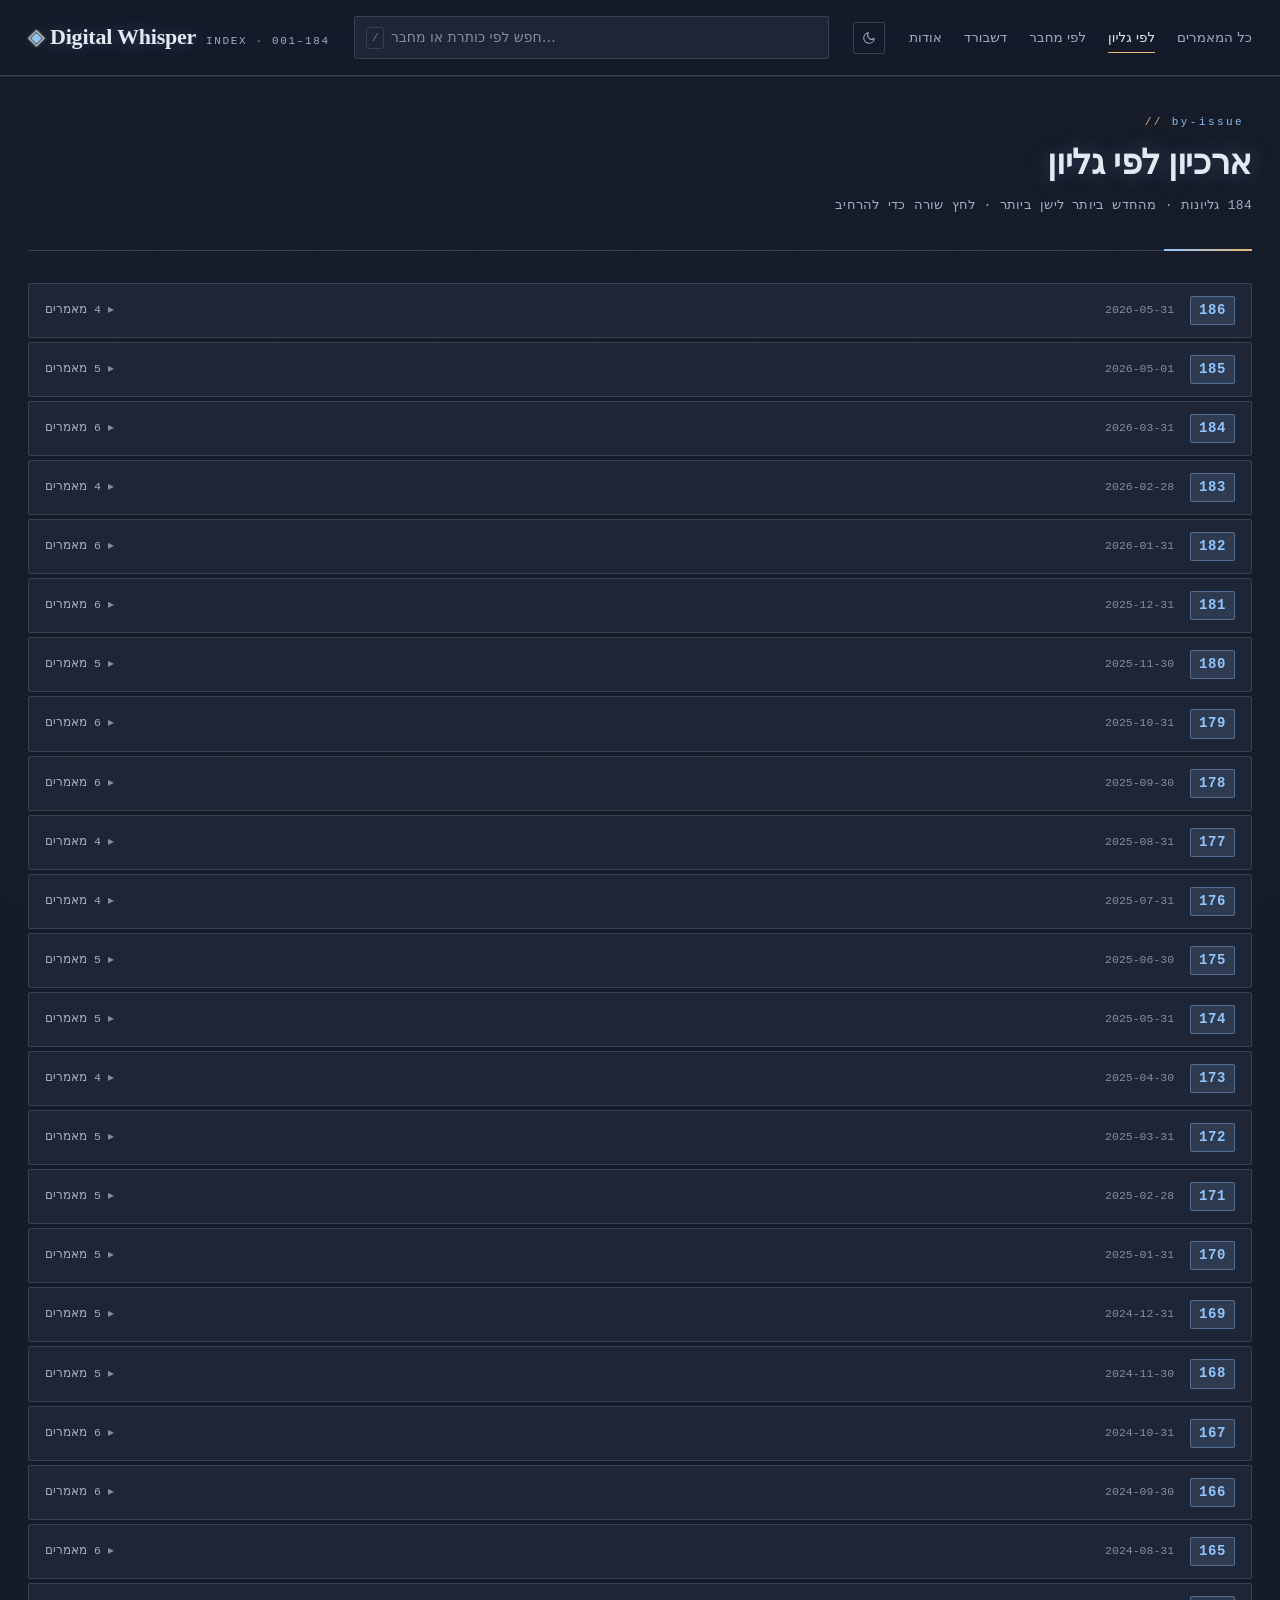
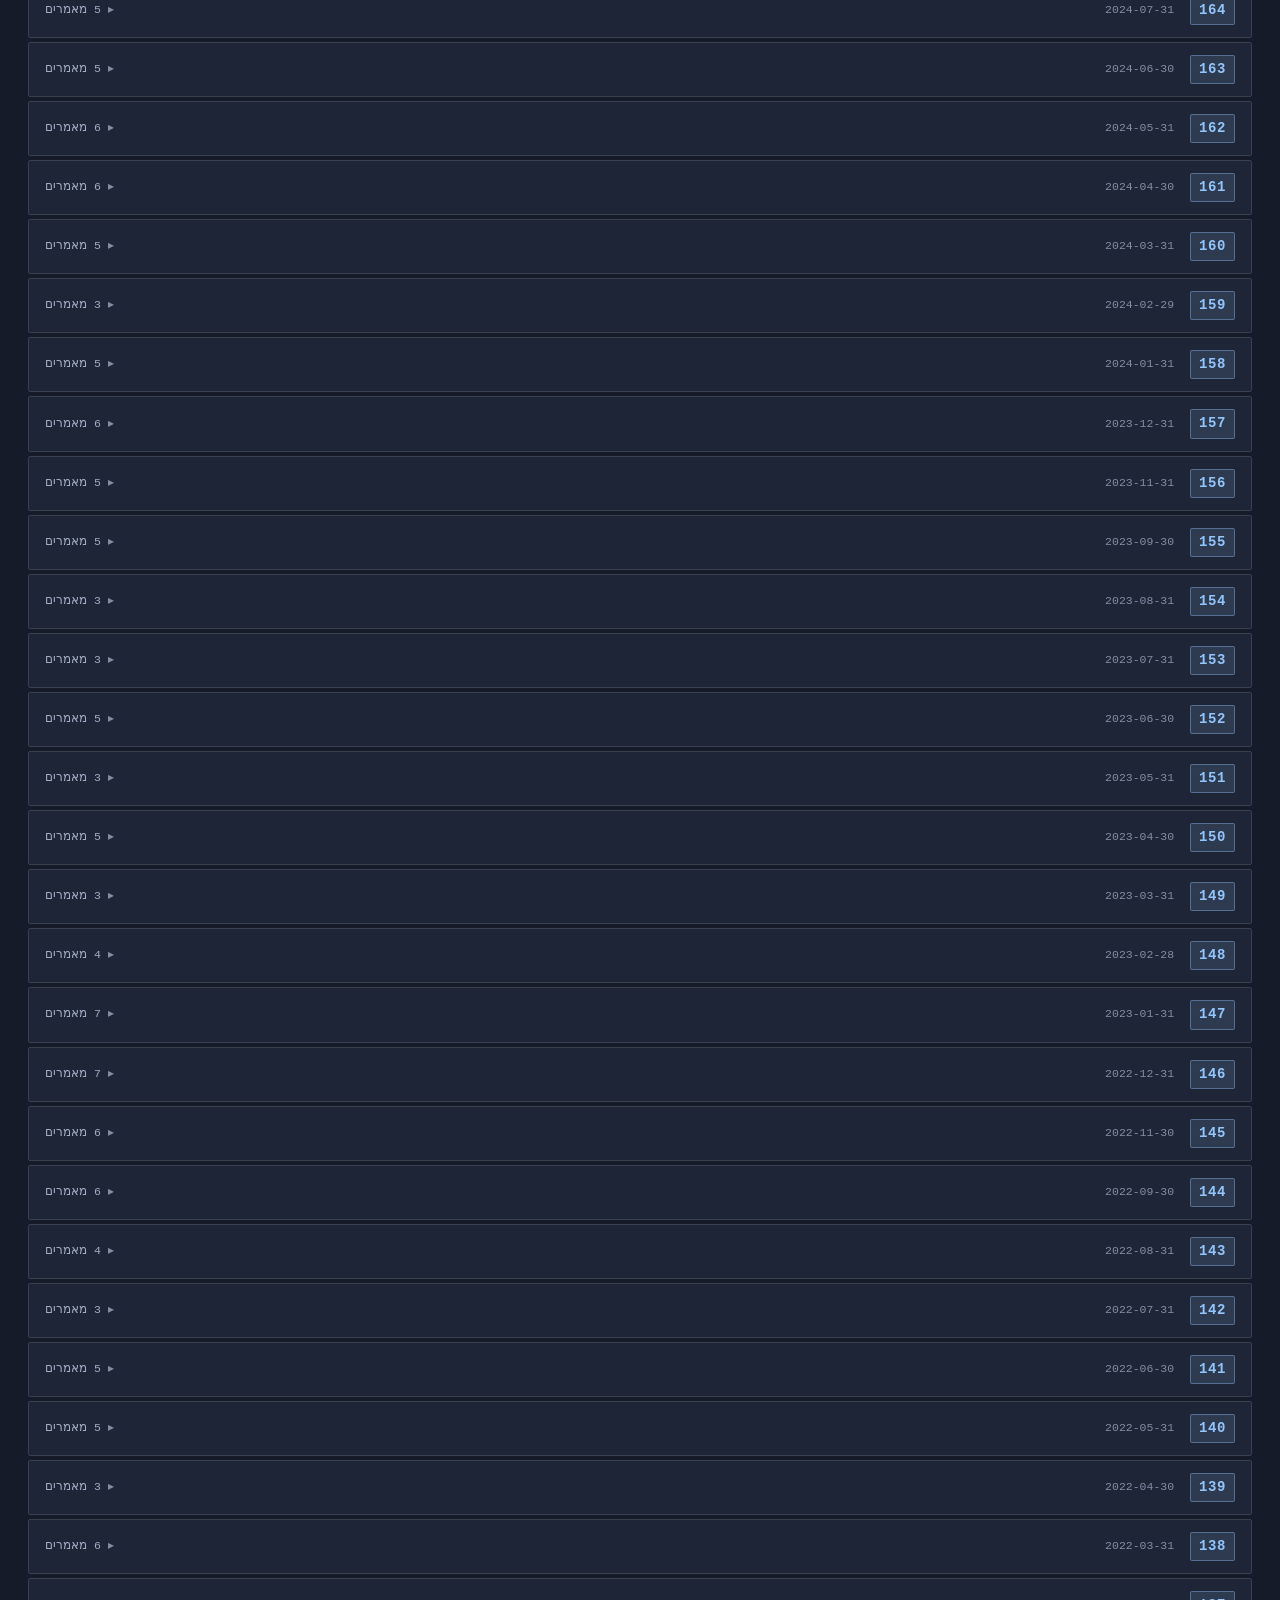
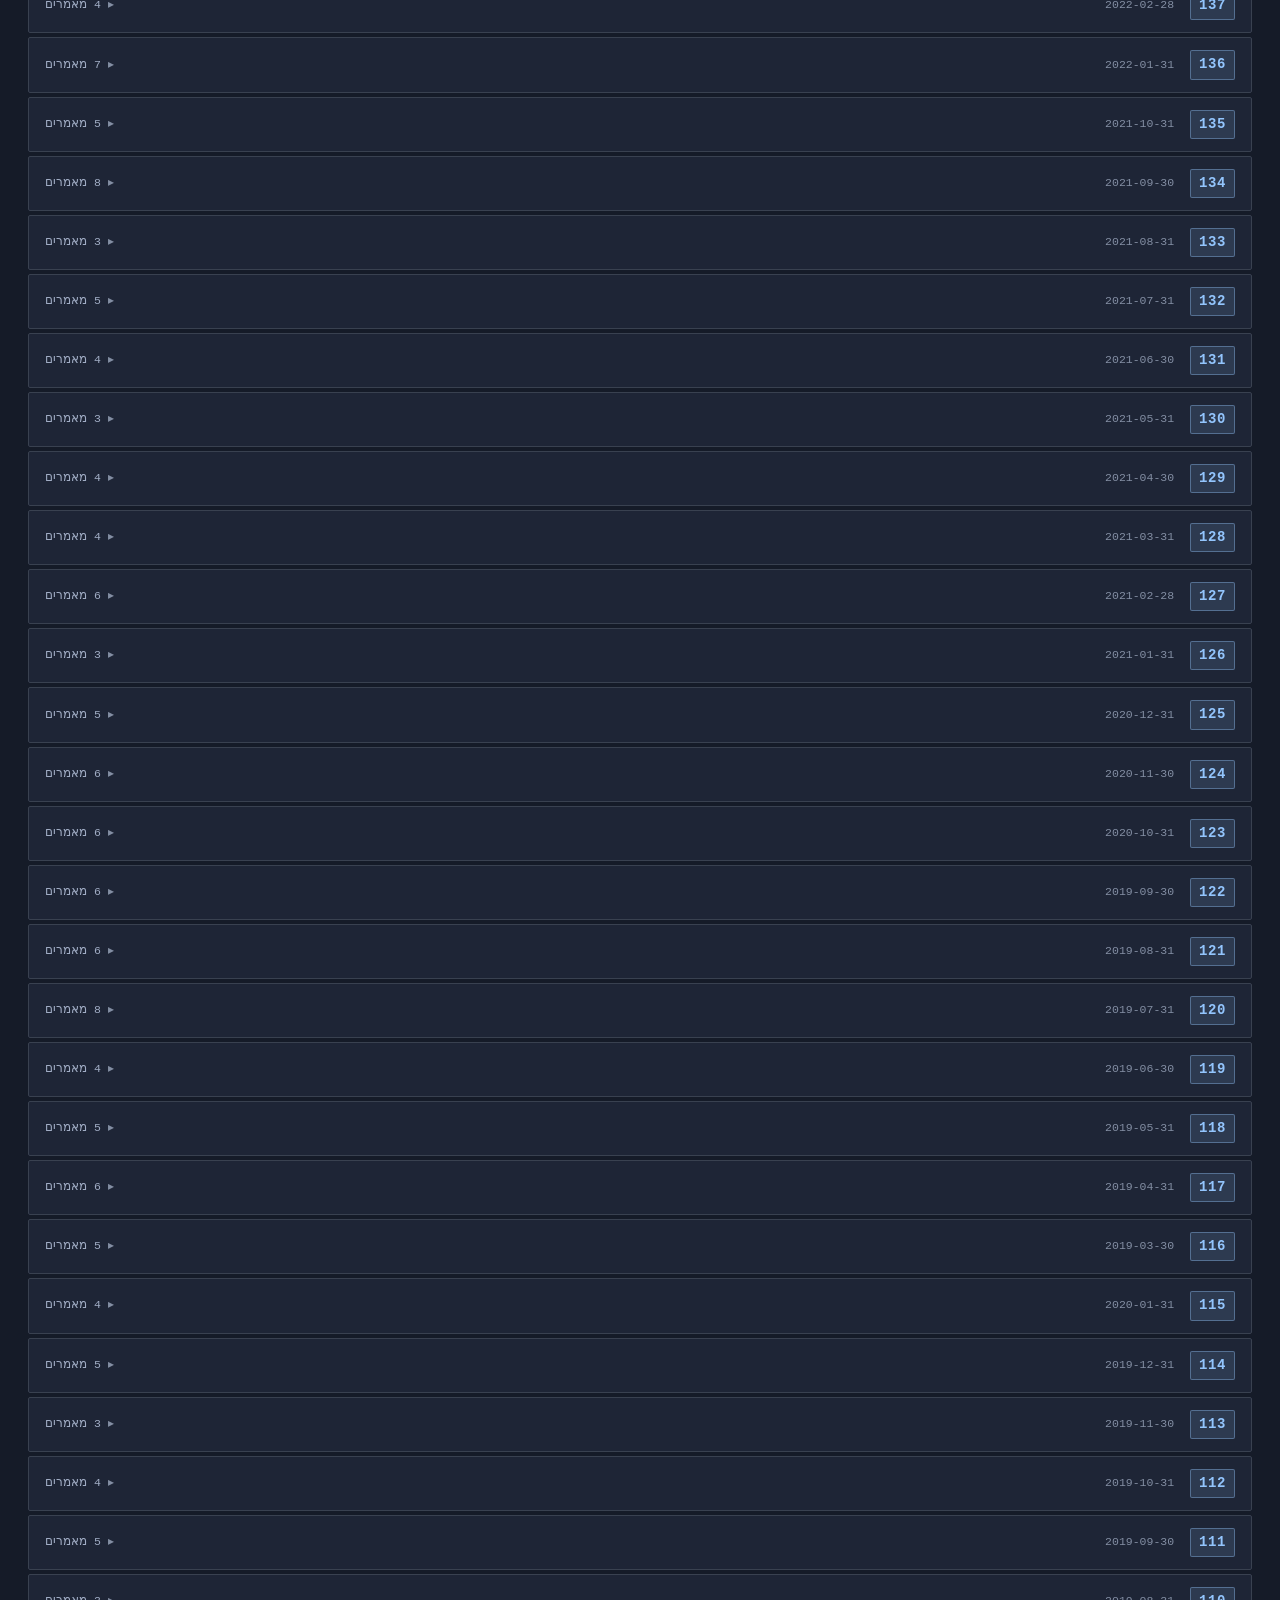
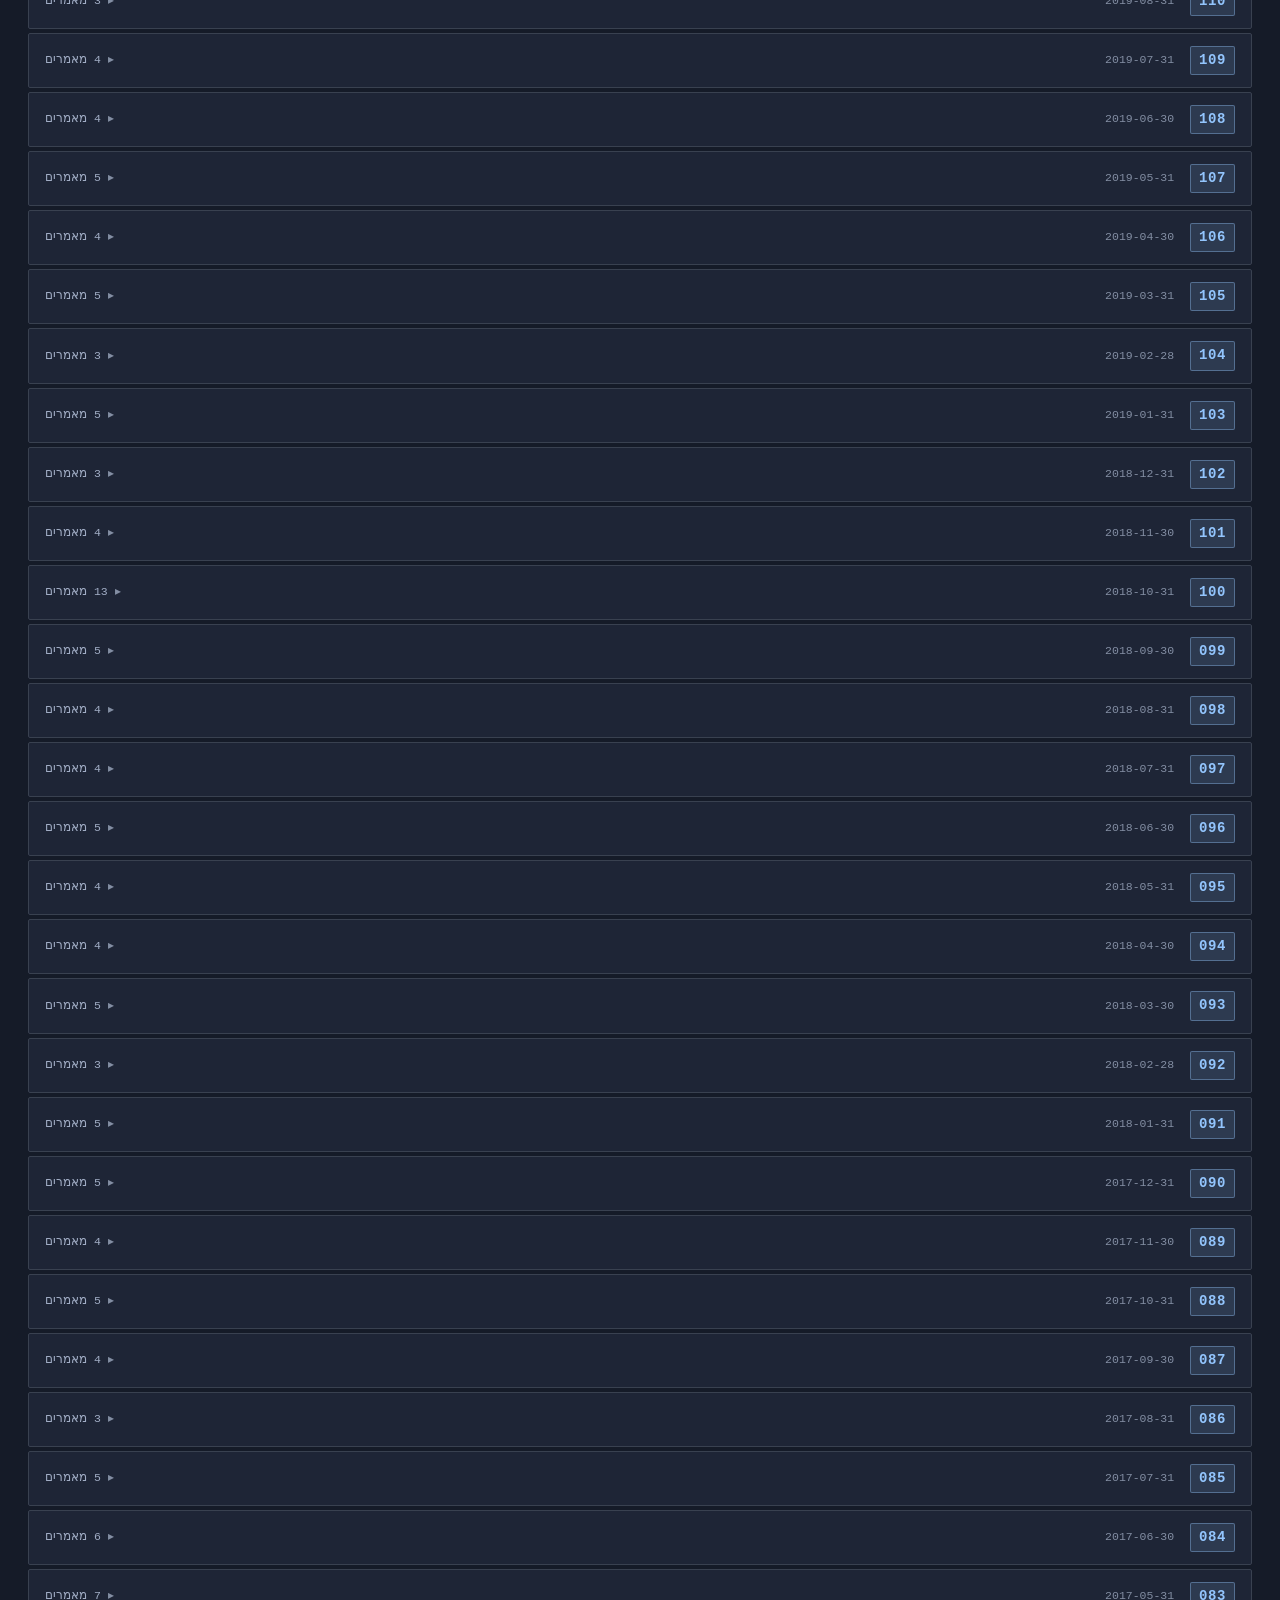
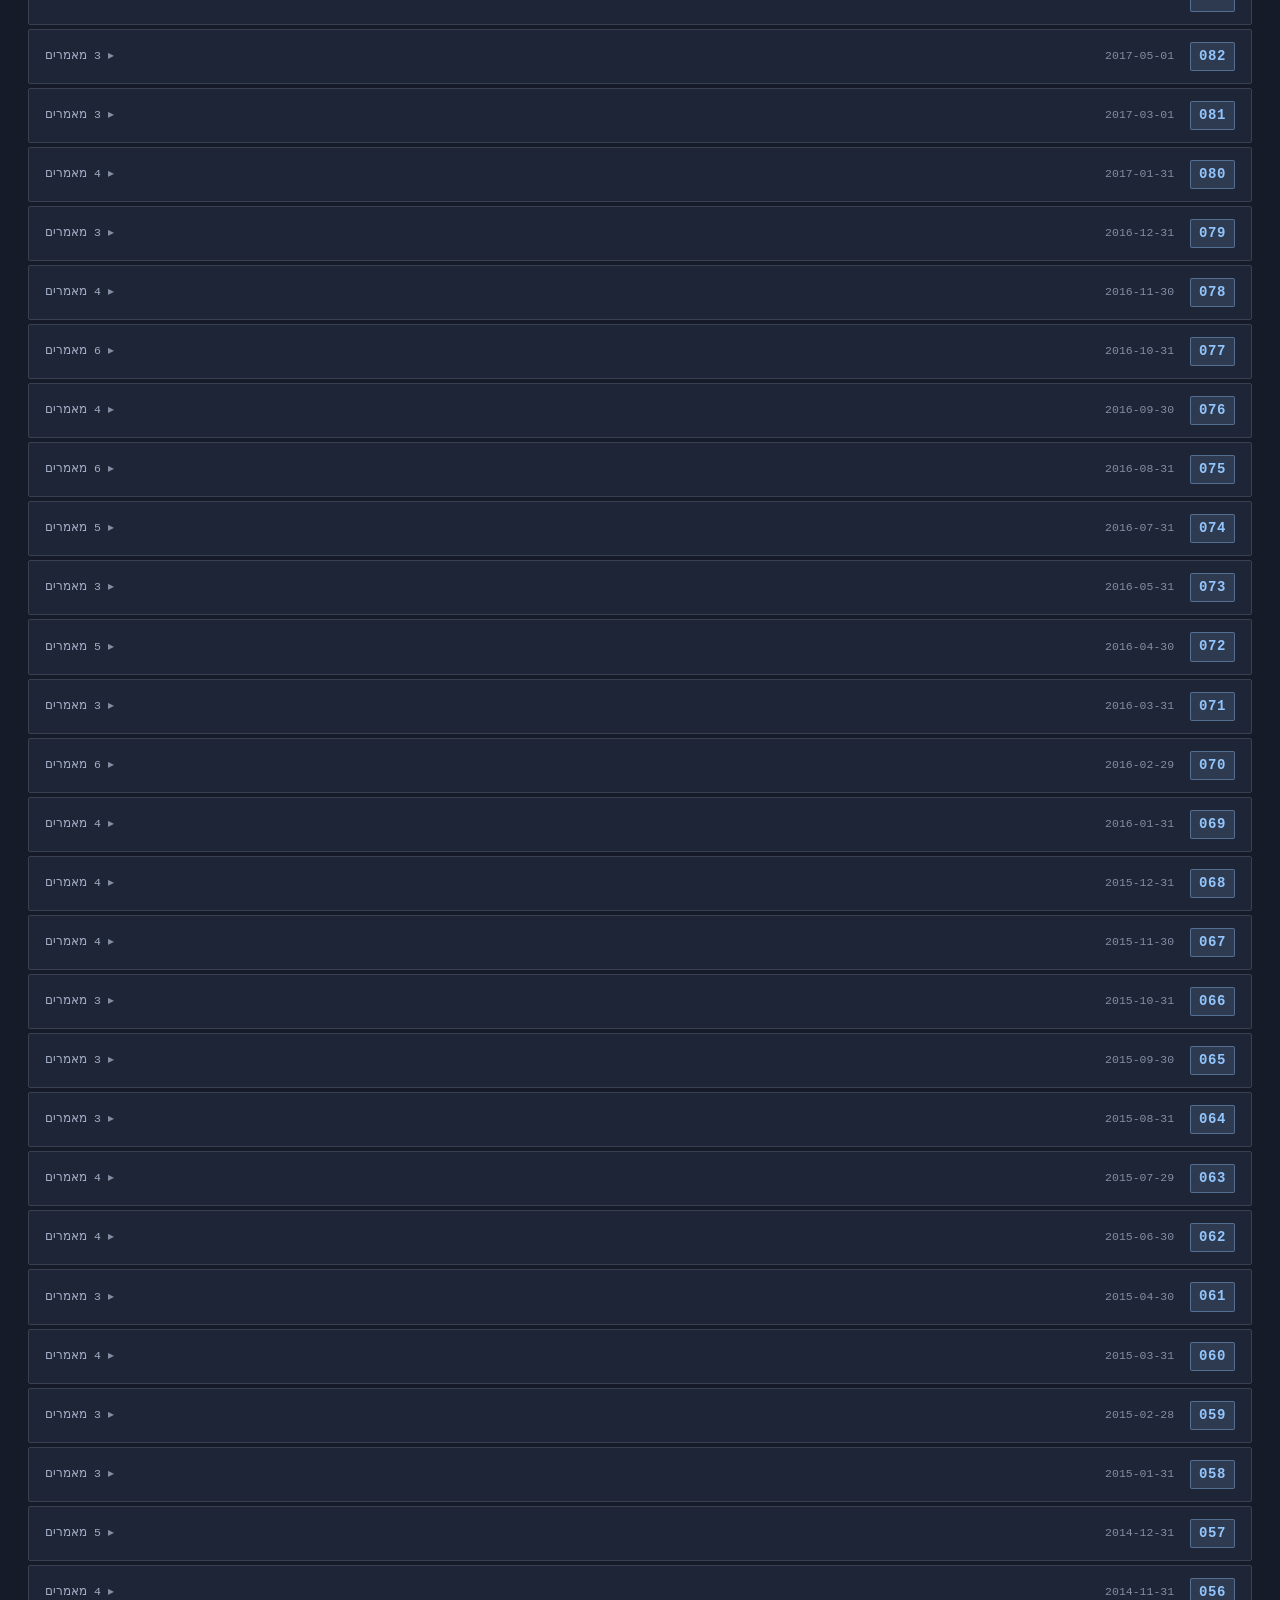
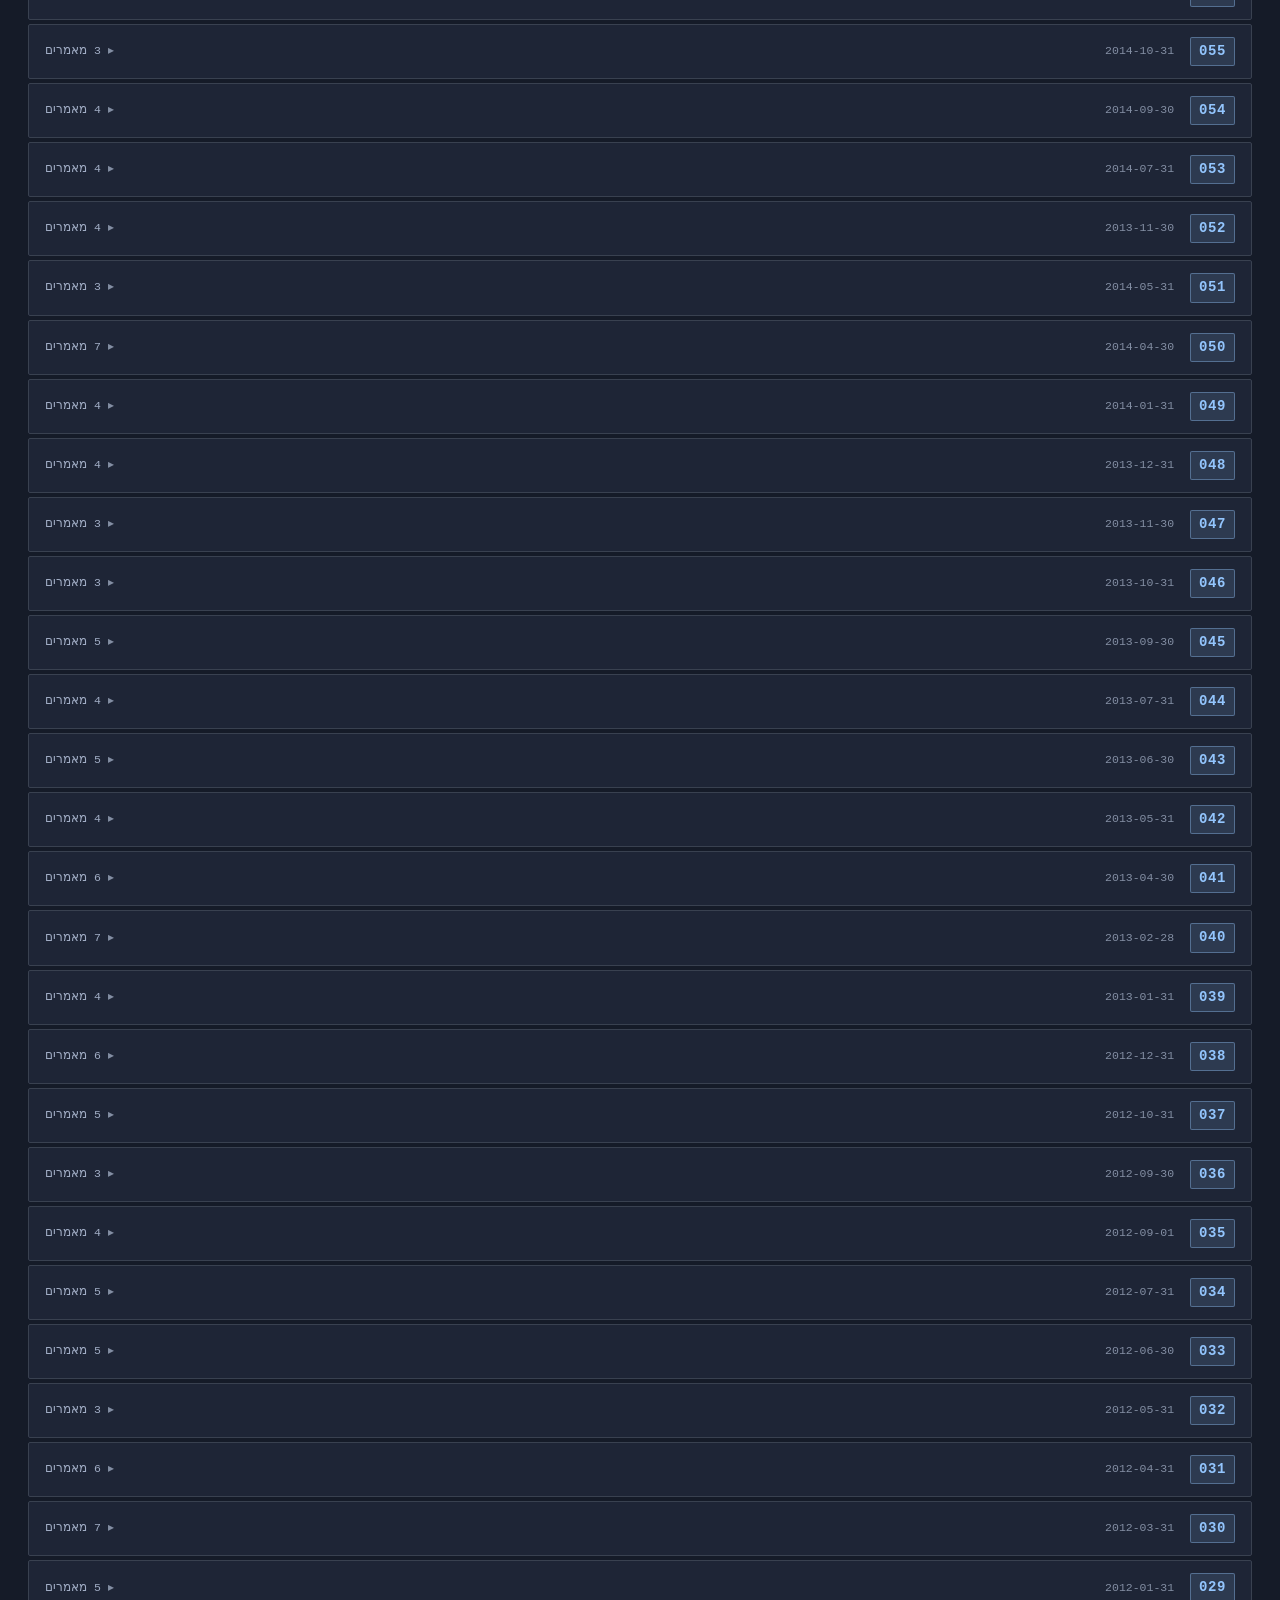
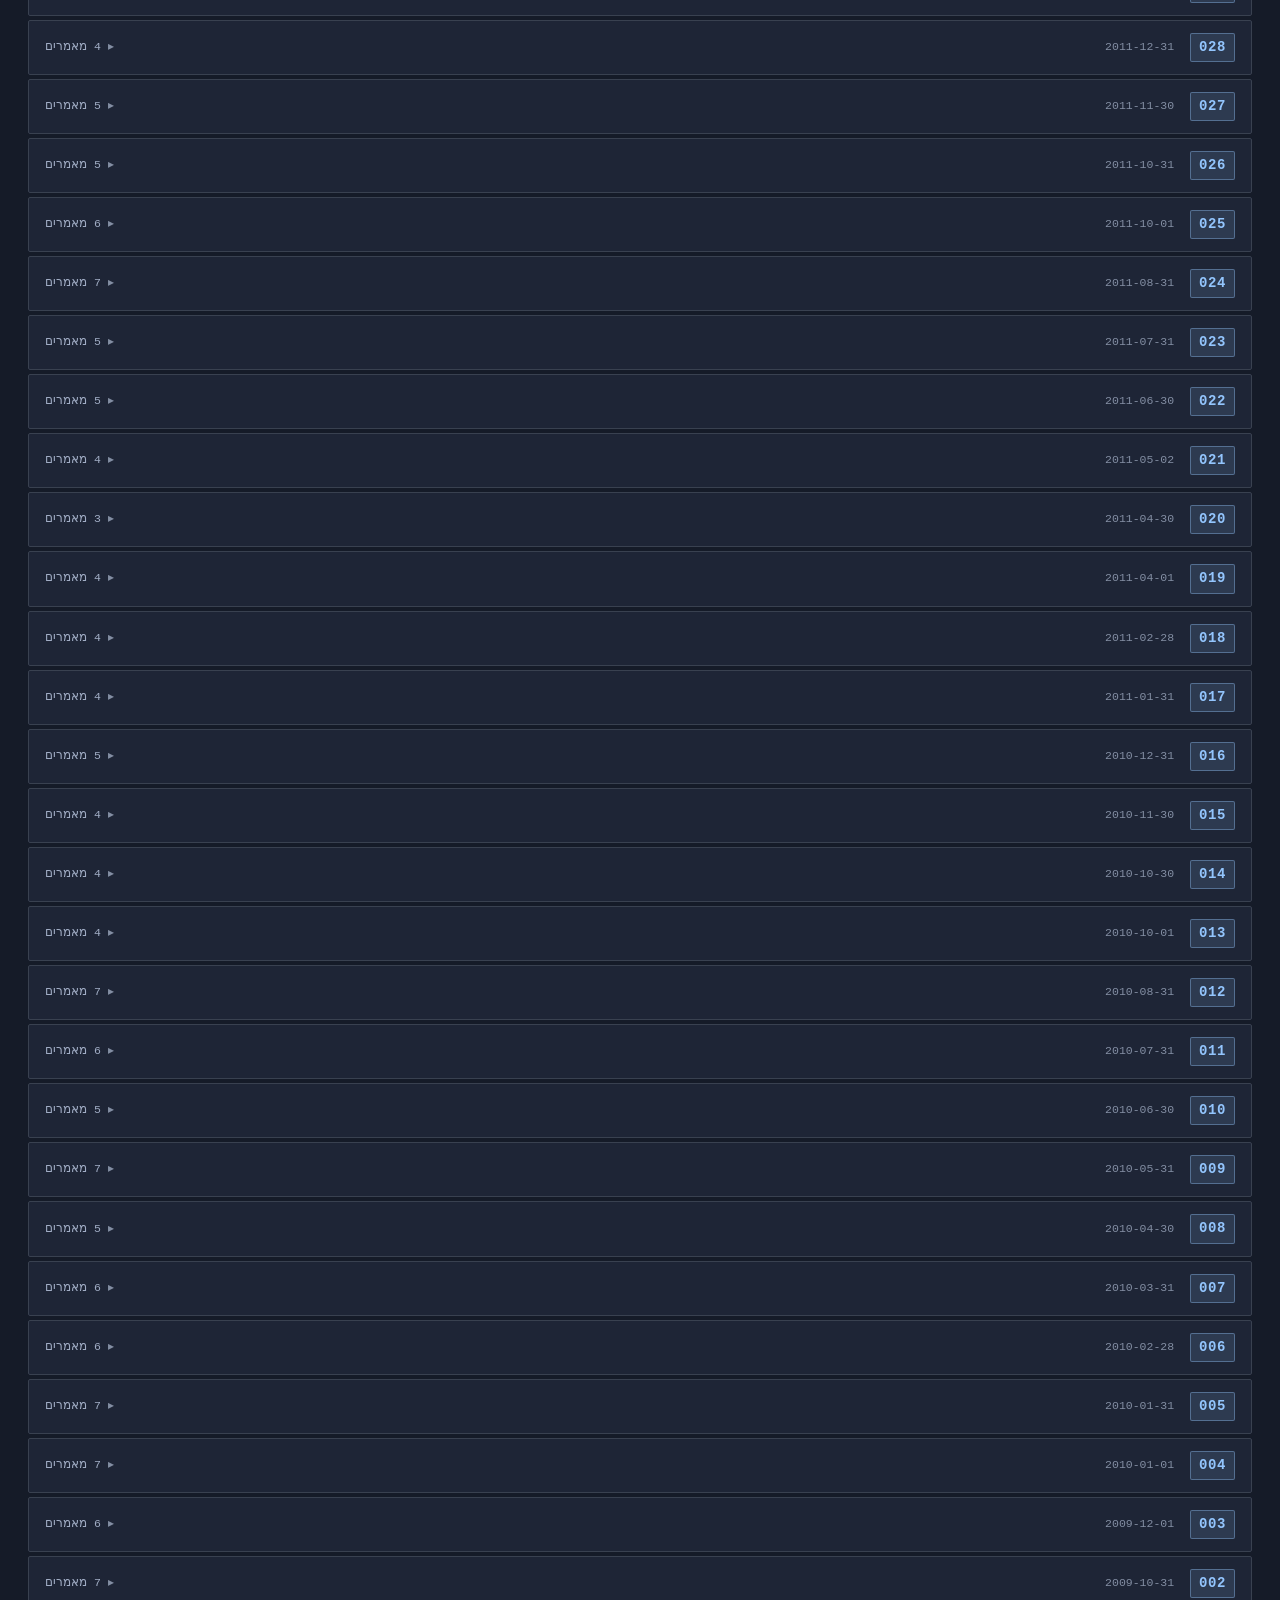
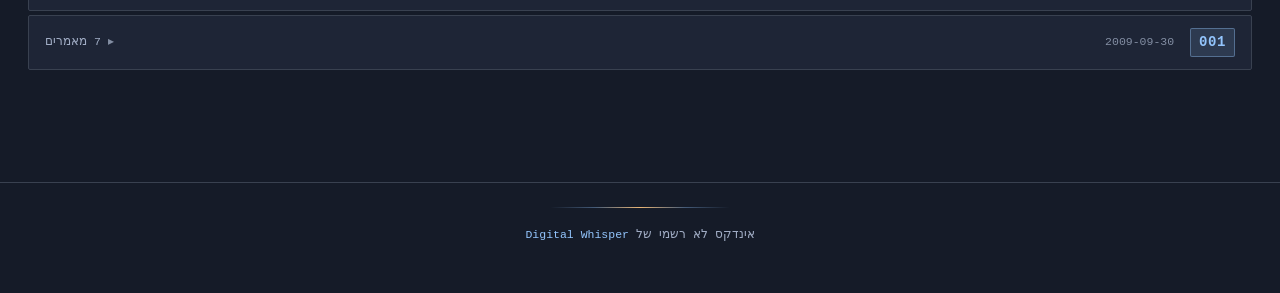
<file: by-issue.html>
<!DOCTYPE html>
<html lang="he" dir="rtl" class="dark">
<head>
<meta charset="UTF-8">
<meta name="viewport" content="width=device-width, initial-scale=1">
<meta http-equiv="Content-Security-Policy" content="
  default-src 'self';
  script-src 'self' https://gc.zgo.at;
  style-src 'self' https://fonts.googleapis.com 'unsafe-inline';
  font-src 'self' https://fonts.gstatic.com;
  img-src 'self' data: https://redpacific.goatcounter.com;
  connect-src 'self' https://redpacific.goatcounter.com;
  object-src 'none';
  frame-src 'none';
  form-action 'none';
  base-uri 'self';
">
<title>Digital Whisper · לפי גליון</title>
<meta name="color-scheme" content="dark light">
<script src="js/theme-pre.js?v=8"></script>
<link rel="preconnect" href="https://fonts.googleapis.com">
<link rel="preconnect" href="https://fonts.gstatic.com" crossorigin>
<link rel="stylesheet" href="https://fonts.googleapis.com/css2?family=Frank+Ruhl+Libre:wght@400;500;700&family=Rubik:wght@400;500;600&family=JetBrains+Mono:wght@400;500&display=swap">
<link rel="stylesheet" href="css/styles.css?v=8">
<script data-goatcounter="https://redpacific.goatcounter.com/count"
        async src="//gc.zgo.at/count.js"></script>
</head>
<body>

<header class="site-header">
  <div class="site-header-inner">
    <a href="./" class="brand">
      <span class="brand-mark">Digital Whisper</span>
      <span class="brand-sub">index · 001–184</span>
    </a>

    <label class="search-wrap" for="q">
      <kbd class="search-kbd">/</kbd>
      <input id="q" class="search-input" type="search" placeholder="חפש לפי כותרת או מחבר…" autocomplete="off">
    </label>

    <button id="theme-toggle" class="theme-toggle" title="החלף ערכת נושא" aria-label="Toggle theme">
      <svg class="theme-icon icon-moon" fill="none" stroke="currentColor" stroke-width="1.8" viewBox="0 0 24 24">
        <path stroke-linecap="round" stroke-linejoin="round" d="M21 12.79A9 9 0 1 1 11.21 3 7 7 0 0 0 21 12.79Z"/>
      </svg>
      <svg class="theme-icon icon-sun" fill="none" stroke="currentColor" stroke-width="1.8" viewBox="0 0 24 24">
        <circle cx="12" cy="12" r="4"/>
        <path stroke-linecap="round" d="M12 3v2M12 19v2M5 12H3M21 12h-2M5.6 5.6l1.4 1.4M17 17l1.4 1.4M5.6 18.4 7 17M17 7l1.4-1.4"/>
      </svg>
    </button>

    <nav class="nav">
      <a href="./">כל המאמרים</a>
      <a href="by-issue.html" aria-current="page">לפי גליון</a>
      <a href="by-author.html">לפי מחבר</a>
      <a href="dashboard.html">דשבורד</a>
      <a href="about.html">אודות</a>
    </nav>
  </div>
</header>

<main>
  <div class="page-header">
    <span class="page-kicker">by-issue</span>
    <h1 class="page-title">ארכיון לפי גליון</h1>
    <p class="page-sub">184 גליונות · מהחדש ביותר לישן ביותר · לחץ שורה כדי להרחיב</p>
  </div>
  <div id="issues" class="issue-accordion"></div>
</main>

<footer class="site-footer">
  <div class="rule">· · · · · · · · · · · · ·</div>
  <p>אינדקס לא רשמי של
    <a href="https://www.digitalwhisper.co.il/" target="_blank" rel="noopener">Digital Whisper</a>
  </p>
</footer>

<script src="js/header.js?v=8" defer></script>
<script src="js/by-issue.js?v=8" defer></script>
</body>
</html>
</file>
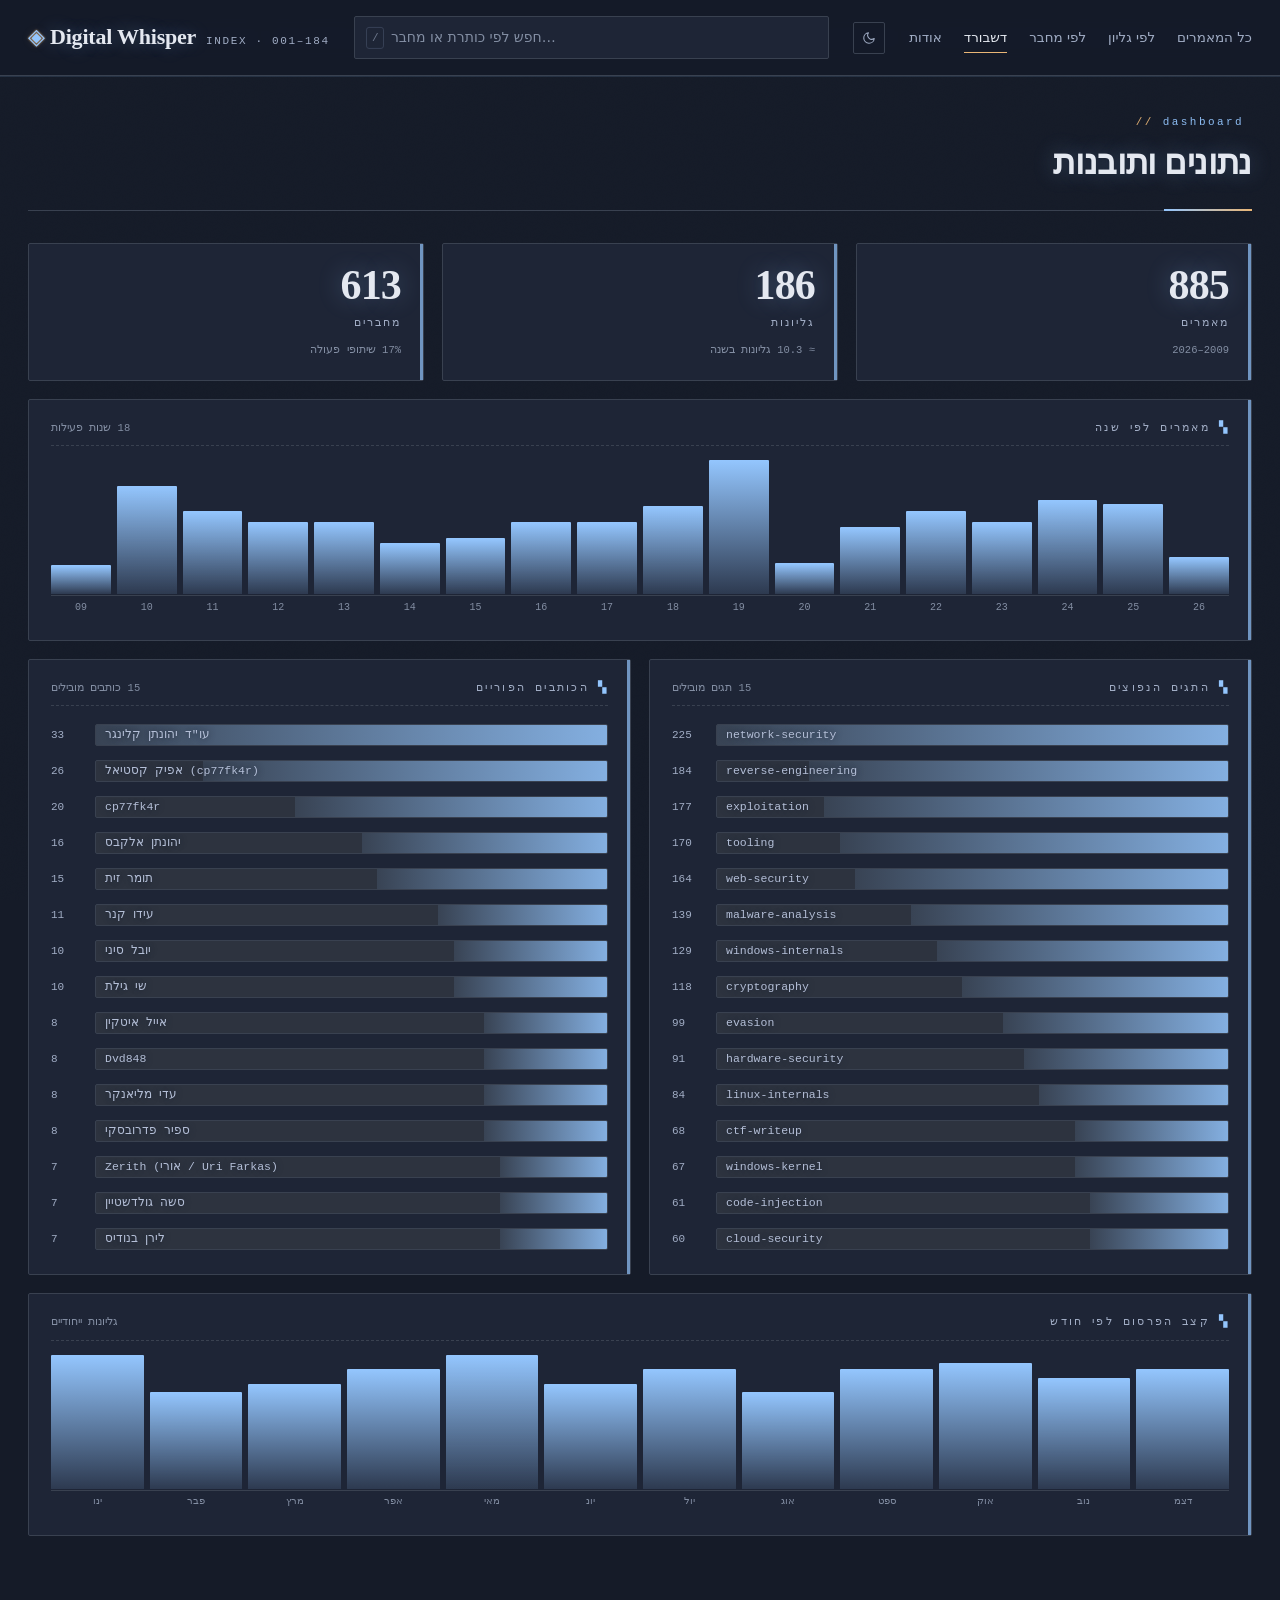
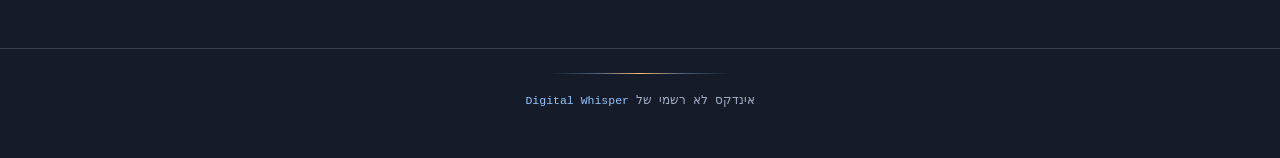
<file: dashboard.html>
<!DOCTYPE html>
<html lang="he" dir="rtl" class="dark">
<head>
<meta charset="UTF-8">
<meta name="viewport" content="width=device-width, initial-scale=1">
<meta http-equiv="Content-Security-Policy" content="
  default-src 'self';
  script-src 'self' https://gc.zgo.at;
  style-src 'self' https://fonts.googleapis.com 'unsafe-inline';
  font-src 'self' https://fonts.gstatic.com;
  img-src 'self' data: https://redpacific.goatcounter.com;
  connect-src 'self' https://redpacific.goatcounter.com;
  object-src 'none';
  frame-src 'none';
  form-action 'none';
  base-uri 'self';
">
<title>Digital Whisper · דשבורד</title>
<meta name="color-scheme" content="dark light">
<script src="js/theme-pre.js?v=8"></script>
<link rel="preconnect" href="https://fonts.googleapis.com">
<link rel="preconnect" href="https://fonts.gstatic.com" crossorigin>
<link rel="stylesheet" href="https://fonts.googleapis.com/css2?family=Frank+Ruhl+Libre:wght@400;500;600;700&family=Rubik:wght@400;500;600&family=JetBrains+Mono:wght@400;500&display=swap">
<link rel="stylesheet" href="css/styles.css?v=8">
<script data-goatcounter="https://redpacific.goatcounter.com/count"
        async src="//gc.zgo.at/count.js"></script>
</head>
<body>

<header class="site-header">
  <div class="site-header-inner">
    <a href="./" class="brand">
      <span class="brand-mark">Digital Whisper</span>
      <span class="brand-sub">index · 001–184</span>
    </a>

    <label class="search-wrap" for="q">
      <kbd class="search-kbd">/</kbd>
      <input id="q" class="search-input" type="search" placeholder="חפש לפי כותרת או מחבר…" autocomplete="off">
    </label>

    <button id="theme-toggle" class="theme-toggle" title="החלף ערכת נושא" aria-label="Toggle theme">
      <svg class="theme-icon icon-moon" fill="none" stroke="currentColor" stroke-width="1.8" viewBox="0 0 24 24">
        <path stroke-linecap="round" stroke-linejoin="round" d="M21 12.79A9 9 0 1 1 11.21 3 7 7 0 0 0 21 12.79Z"/>
      </svg>
      <svg class="theme-icon icon-sun" fill="none" stroke="currentColor" stroke-width="1.8" viewBox="0 0 24 24">
        <circle cx="12" cy="12" r="4"/>
        <path stroke-linecap="round" d="M12 3v2M12 19v2M5 12H3M21 12h-2M5.6 5.6l1.4 1.4M17 17l1.4 1.4M5.6 18.4 7 17M17 7l1.4-1.4"/>
      </svg>
    </button>

    <nav class="nav">
      <a href="./">כל המאמרים</a>
      <a href="by-issue.html">לפי גליון</a>
      <a href="by-author.html">לפי מחבר</a>
      <a href="dashboard.html" aria-current="page">דשבורד</a>
      <a href="about.html">אודות</a>
    </nav>
  </div>
</header>

<main>
  <div class="page-header">
    <span class="page-kicker">dashboard</span>
    <h1 class="page-title">נתונים ותובנות</h1>
  </div>

  <div id="dash" class="dash">
    <div class="dash-card span-12" id="dash-loading">
      <div class="dash-card-head">
        <div class="dash-card-title">טוען נתונים…</div>
      </div>
    </div>
  </div>
</main>

<footer class="site-footer">
  <div class="rule">·</div>
  <p>אינדקס לא רשמי של
    <a href="https://www.digitalwhisper.co.il/" target="_blank" rel="noopener">Digital Whisper</a>
  </p>
</footer>

<script src="js/header.js?v=8" defer></script>
<script src="js/dashboard.js?v=8" defer></script>
</body>
</html>
</file>
<file: css/styles.css>
/* ============================================================
   Digital Whisper Index — visual system
   Aesthetic: modern steel-blue terminal. Nods to digitalwhisper.co.il's
   desaturated blue-slate palette (#47526a nav, #929db5 titles, #b4bfd7
   highlights) but sharpened for a modern, dense layout.
   ============================================================ */

:root {
  /* palette — dark (DW steel-blue, modernised) */
  --bg:        #151b28;          /* deep blue-grey navy */
  --bg-elev:   #1e2536;
  --surface:   #2d333f;          /* DW surface */
  --hairline:  #394150;          /* DW hairline */
  --border:    #47526a;          /* DW navigation blue-slate */
  --text:      #e4e8f0;
  --text-dim:  #b4bfd7;          /* DW light slate */
  --muted:     #a1adc5;          /* DW mid slate */
  --faint:     #838ea3;          /* DW faint slate */
  --accent:    #93c5fd;          /* modern steel-blue — stays in DW family */
  --accent-soft: rgba(147, 197, 253, 0.13);
  --accent-line: rgba(147, 197, 253, 0.38);
  --accent-glow: rgba(147, 197, 253, 0.32);
  --accent-warm: #eab676;                    /* muted wheat — warm counterpoint to steel blue */
  --accent-warm-soft: rgba(234, 182, 118, 0.15);
  --accent-warm-line: rgba(234, 182, 118, 0.42);
  --danger:    #fb7185;

  /* typography */
  --font-title:  'Frank Ruhl Libre', 'Noto Serif Hebrew', Georgia, serif;
  --font-ui:     'Rubik', 'Heebo', system-ui, sans-serif;
  --font-mono:   'JetBrains Mono', ui-monospace, SFMono-Regular, Menlo, monospace;

  /* layout */
  --content-w: 1400px;
  --grain-opacity: 0.025;
}

html:not(.dark) {
  --bg:        #f4f6fb;           /* cool paper */
  --bg-elev:   #ffffff;
  --surface:   #ffffff;
  --hairline:  #dde3ee;
  --border:    #b8c2d5;
  --text:      #1c2434;
  --text-dim:  #394150;           /* DW dark slate */
  --muted:     #556076;            /* DW muted */
  --faint:     #929db5;            /* DW title colour */
  --accent:    #1e40af;            /* blue-800, crisp on paper */
  --accent-soft: rgba(30, 64, 175, 0.09);
  --accent-line: rgba(30, 64, 175, 0.32);
  --accent-glow: rgba(30, 64, 175, 0.0);
  --accent-warm: #b37a1f;                    /* toasted amber — warm counterpoint on paper */
  --accent-warm-soft: rgba(179, 122, 31, 0.12);
  --accent-warm-line: rgba(179, 122, 31, 0.38);
  color-scheme: light;
}

/* ------------------------------------------------------------ */
/* reset-ish                                                     */
/* ------------------------------------------------------------ */
html {
  font-size: 15px;
  line-height: 1.65;
  -webkit-font-smoothing: antialiased;
  -moz-osx-font-smoothing: grayscale;
  text-rendering: optimizeLegibility;
  -webkit-text-size-adjust: 100%;                 /* iOS: stop auto-resize in landscape */
  overflow-x: hidden;                             /* iOS Safari needs this on html, not just body */
  max-width: 100vw;
}
body {
  font-family: var(--font-ui);
  background: var(--bg);
  color: var(--text);
  margin: 0;
  position: relative;
  min-height: 100vh;
  min-height: 100dvh;                             /* dynamic vh — iOS Safari URL bar aware */
  overflow-x: hidden;                             /* safety net against phantom horizontal scroll */
  max-width: 100vw;
  -webkit-tap-highlight-color: transparent;
}
button, summary, a.author-row, a.dash-card { touch-action: manipulation; }  /* no 300ms tap delay, no double-tap zoom */

/* Film-grain background — subtle atmosphere */
body::before {
  content: "";
  position: fixed; inset: 0;
  pointer-events: none;
  z-index: 0;
  opacity: var(--grain-opacity);
  background-image: url("data:image/svg+xml,%3Csvg xmlns='http://www.w3.org/2000/svg' width='160' height='160' viewBox='0 0 160 160'%3E%3Cfilter id='n'%3E%3CfeTurbulence type='fractalNoise' baseFrequency='0.9' numOctaves='2' stitchTiles='stitch'/%3E%3C/filter%3E%3Crect width='100%25' height='100%25' filter='url(%23n)'/%3E%3C/svg%3E");
  mix-blend-mode: overlay;
}

/* Main content above grain */
body > * { position: relative; z-index: 1; }

* { box-sizing: border-box; }

a { color: inherit; text-decoration: none; }
button { font: inherit; color: inherit; background: none; border: 0; cursor: pointer; }
kbd {
  font-family: var(--font-mono);
  font-size: 11px;
  padding: 1px 5px;
  border: 1px solid var(--border);
  border-radius: 3px;
  color: var(--muted);
}

/* ------------------------------------------------------------ */
/* Header                                                        */
/* ------------------------------------------------------------ */
.site-header {
  position: sticky;
  top: 0; z-index: 30;
  background: rgb(21, 27, 40);                    /* solid fallback — iOS versions without backdrop-filter still get a readable header */
  border-bottom: 1px solid var(--hairline);
  box-shadow: 0 1px 0 0 var(--accent-soft);
  max-width: 100%;
}
@supports ((backdrop-filter: blur(1px)) or (-webkit-backdrop-filter: blur(1px))) {
  .site-header {
    background: rgba(21, 27, 40, 0.88);
    backdrop-filter: saturate(150%) blur(12px);
    -webkit-backdrop-filter: saturate(150%) blur(12px);
  }
}
html:not(.dark) .site-header { background: rgb(244, 246, 251); }
@supports ((backdrop-filter: blur(1px)) or (-webkit-backdrop-filter: blur(1px))) {
  html:not(.dark) .site-header { background: rgba(244, 246, 251, 0.92); }
}

.site-header-inner {
  max-width: var(--content-w);
  margin: 0 auto;
  padding: 16px 28px;
  display: grid;
  grid-template-columns: auto 1fr auto auto;     /* brand | search | nav | theme-toggle */
  align-items: center;
  gap: 24px;
  /* English brand on the left, Hebrew nav on the right */
  direction: ltr;
  /* Pin the row height so pages with and without the search bar don't
     shift vertically when you navigate between them. */
  min-height: 68px;
}

.brand {
  display: flex;
  align-items: baseline;
  gap: 10px;
  font-family: var(--font-title);
  direction: ltr;
  unicode-bidi: isolate;
}
.brand-mark {
  font-size: 22px;
  font-weight: 700;
  color: var(--text);
  letter-spacing: -0.01em;
  font-feature-settings: "ss01";
}
html.dark .brand-mark { text-shadow: 0 0 18px var(--accent-glow); }
.brand-mark::before {
  content: "◈ ";
  color: var(--accent);
  font-weight: 400;
  text-shadow: 0 0 10px var(--accent-warm-soft), 0 0 2px var(--accent-warm);
}
.brand-sub {
  font-family: var(--font-mono);
  font-size: 11px;
  text-transform: uppercase;
  letter-spacing: 0.15em;
  color: var(--muted);
}

.search-wrap {
  position: relative;
  max-width: 560px;
  justify-self: center;
  width: 100%;
}
.search-input {
  width: 100%;
  background: var(--bg-elev);
  border: 1px solid var(--hairline);
  border-radius: 2px;
  padding-block: 9px;
  padding-inline-start: 36px;       /* room for kbd marker on logical start side */
  padding-inline-end: 12px;
  font: inherit;
  font-size: 14px;
  color: var(--text);
  transition: border-color 120ms, box-shadow 120ms, background 120ms;
}
.search-input::placeholder { color: var(--faint); }
.search-input:focus {
  outline: none;
  border-color: var(--accent-line);
  box-shadow: 0 0 0 3px var(--accent-soft);
  background: var(--bg);
}
.search-kbd {
  position: absolute;
  inset-block-start: 50%;
  inset-inline-start: 12px;
  transform: translateY(-50%);
  pointer-events: none;
  opacity: 0.6;
}

.nav {
  display: flex;
  align-items: center;
  gap: 22px;
  font-family: var(--font-ui);
  font-size: 13.5px;
  /* header is LTR, but Hebrew nav items should still read right-to-left */
  direction: rtl;
}
.nav a {
  color: var(--muted);
  padding: 4px 0;
  border-bottom: 1px solid transparent;
  transition: color 120ms, border-color 120ms;
}
.nav a:hover { color: var(--text); }
.nav a[aria-current="page"] {
  color: var(--text);
  border-bottom-color: var(--accent-warm);
}

.theme-toggle {
  width: 32px; height: 32px;
  border: 1px solid var(--hairline);
  border-radius: 2px;
  display: inline-flex;
  align-items: center;
  justify-content: center;
  color: var(--muted);
  transition: color 120ms, border-color 120ms;
}
.theme-toggle:hover { color: var(--text); border-color: var(--border); }
.theme-icon { width: 14px; height: 14px; }
html.dark .icon-sun { display: none; }
html:not(.dark) .icon-moon { display: none; }

/* ------------------------------------------------------------ */
/* Main layout                                                   */
/* ------------------------------------------------------------ */
main {
  max-width: var(--content-w);
  margin: 0 auto;
  padding: 32px 28px 64px;
}
.index-layout {
  display: grid;
  grid-template-columns: 300px 1fr;
  gap: 56px;
}
@media (max-width: 900px) {
  .index-layout { grid-template-columns: 1fr; gap: 32px; }
}

/* ------------------------------------------------------------ */
/* Sidebar                                                       */
/* ------------------------------------------------------------ */
aside.sidebar { position: sticky; top: 96px; align-self: start; max-height: calc(100vh - 120px); max-height: calc(100dvh - 120px); overflow: hidden; display: flex; flex-direction: column; }
/* Toggle is hidden on desktop; these properties also ensure consistent
   rendering on iOS Safari, which otherwise applies its own "button" look. */
.sidebar-toggle {
  display: none;
  -webkit-appearance: none;
  appearance: none;
  touch-action: manipulation;
  -webkit-tap-highlight-color: transparent;
}
/* Route iOS taps straight to the button, not to its child spans. */
.sidebar-toggle > * { pointer-events: none; }
.sidebar-body {
  display: flex;
  flex-direction: column;
  flex: 1;
  min-height: 0;
}
.side-section-tags {
  flex: 1;
  display: flex;
  flex-direction: column;
  min-height: 0;
}
.side-section { margin-bottom: 28px; }
.side-header {
  display: flex;
  align-items: center;
  justify-content: space-between;
  margin-bottom: 10px;
  padding-bottom: 6px;
  border-bottom: 1px solid var(--hairline);
}
.side-title {
  font-family: var(--font-mono);
  font-size: 10.5px;
  letter-spacing: 0.2em;
  text-transform: uppercase;
  color: var(--muted);
}
.side-title::before { content: "▚ "; color: var(--accent); }
.side-clear {
  font-family: var(--font-mono);
  font-size: 10.5px;
  color: var(--faint);
  letter-spacing: 0.05em;
  transition: color 120ms;
}
.side-clear:hover { color: var(--accent); }

.year-row { display: flex; gap: 8px; }
.year-select {
  flex: 1;
  background: var(--bg-elev);
  border: 1px solid var(--hairline);
  border-radius: 2px;
  padding: 6px 8px;
  font-family: var(--font-mono);
  font-size: 12px;
  color: var(--text);
  transition: border-color 120ms;
}
.year-select:focus { outline: none; border-color: var(--accent-line); }

/* Tag list — each row has a fill bar indicating count */
.tag-list {
  overflow-y: auto;
  padding-inline-end: 4px;
  flex: 1;
  min-height: 0;
}
.tag-row {
  display: grid;
  grid-template-columns: 1fr auto;
  align-items: center;
  gap: 6px;
  padding: 5px 8px;
  border-radius: 2px;
  cursor: pointer;
  position: relative;
  user-select: none;
  transition: background 120ms;
}
.tag-row::before {
  /* count bar: starts at inline-start */
  content: "";
  position: absolute;
  inset-block: 0;
  inset-inline-start: 0;
  width: var(--bar-width, 0%);
  background: var(--bar-color, var(--hairline));
  opacity: 0.35;
  transition: width 200ms, opacity 120ms;
  pointer-events: none;
  border-radius: 2px;
}
.tag-row:hover::before { opacity: 0.6; }
.tag-row.selected::before {
  background: var(--accent-warm);
  opacity: 0.28;
}
.tag-row > * { position: relative; z-index: 1; }
.tag-name {
  font-family: var(--font-mono);
  font-size: 11.5px;
  color: var(--text-dim);
  overflow: hidden;
  text-overflow: ellipsis;
  white-space: nowrap;
  direction: ltr;
  unicode-bidi: isolate;
}
.tag-row:hover .tag-name { color: var(--text); }
.tag-row.selected .tag-name { color: var(--accent-warm); font-weight: 500; }
.tag-count {
  font-family: var(--font-mono);
  font-size: 10.5px;
  color: var(--faint);
  font-variant-numeric: tabular-nums;
}
.tag-row.selected .tag-count { color: var(--accent-warm); }

/* sidebar scrollbar */
.tag-list::-webkit-scrollbar { width: 6px; }
.tag-list::-webkit-scrollbar-track { background: transparent; }
.tag-list::-webkit-scrollbar-thumb { background: var(--hairline); border-radius: 3px; }
.tag-list::-webkit-scrollbar-thumb:hover { background: var(--border); }

/* ------------------------------------------------------------ */
/* Status bar above article list                                 */
/* ------------------------------------------------------------ */
.status-bar {
  display: flex;
  align-items: center;
  justify-content: space-between;
  gap: 16px;
  padding-bottom: 14px;
  margin-bottom: 6px;
  border-bottom: 1px solid var(--hairline);
  flex-wrap: wrap;
  row-gap: 8px;
}
.status-count {
  font-family: var(--font-mono);
  font-size: 12px;
  color: var(--muted);
  letter-spacing: 0.02em;
}
.status-count .total { color: var(--text); }
.status-active {
  display: flex;
  gap: 6px;
  flex-wrap: wrap;
  justify-content: flex-end;
}
.active-chip {
  display: inline-flex;
  align-items: center;
  gap: 6px;
  padding-block: 3px;
  padding-inline-start: 10px;
  padding-inline-end: 6px;
  background: var(--accent-warm-soft);
  border: 1px solid var(--accent-warm-line);
  border-radius: 2px;
  font-family: var(--font-mono);
  font-size: 11px;
  color: var(--accent-warm);
}
.active-chip .remove {
  cursor: pointer;
  opacity: 0.6;
  font-size: 14px;
  line-height: 1;
  transition: opacity 120ms, color 120ms;
}
.active-chip .remove:hover { opacity: 1; color: var(--danger); }

/* ------------------------------------------------------------ */
/* Article list                                                  */
/* ------------------------------------------------------------ */
.articles > article {
  display: grid;
  grid-template-columns: 86px 1fr;
  column-gap: 20px;
  padding: 22px 0;
  border-bottom: 1px dashed var(--hairline);
}
@media (max-width: 600px) {
  .articles > article { grid-template-columns: 1fr; row-gap: 6px; }
  .article-anchor { padding-top: 0; }
}
.article-anchor {
  font-family: var(--font-mono);
  color: var(--faint);
  font-size: 12px;
  letter-spacing: 0.02em;
  padding-top: 6px;
  white-space: nowrap;
  text-align: start;
  direction: ltr;                   /* hex/ord/date are technical identifiers */
  unicode-bidi: isolate;
}
.article-anchor .issue-no {
  color: var(--accent);
  font-weight: 500;
  display: inline-block;
  letter-spacing: 0.04em;
  font-variant-numeric: tabular-nums;
}
.article-anchor .ord {
  color: var(--faint);
  font-variant-numeric: tabular-nums;
}
.article-anchor .date {
  display: block;
  font-size: 10.5px;
  color: var(--faint);
  margin-top: 3px;
}
.article-body { min-width: 0; }
.article-title {
  font-family: var(--font-title);
  font-size: 20px;
  line-height: 1.35;
  font-weight: 500;
  color: var(--text);
  display: inline;
  background-image: linear-gradient(var(--accent-warm), var(--accent-warm));
  background-position: 0 100%;
  background-repeat: no-repeat;
  background-size: 0 1px;
  transition: background-size 220ms ease, color 120ms;
  padding-bottom: 2px;
}
.article-title:hover {
  background-size: 100% 1px;
  color: var(--accent);
}
.article-authors {
  margin-top: 6px;
  font-size: 13.5px;
  color: var(--text-dim);
}
.article-authors::before {
  content: "— ";
  color: var(--faint);
}
.author-link {
  font: inherit;
  color: inherit;
  background: none;
  border: 0;
  padding: 0;
  cursor: pointer;
  border-bottom: 1px dotted transparent;
  transition: color 120ms, border-bottom-color 120ms;
}
.author-link:hover {
  color: var(--accent-warm);
  border-bottom-color: var(--accent-warm-line);
}
.author-link.active {
  color: var(--accent-warm);
  border-bottom-color: var(--accent-warm);
}
.article-tags {
  margin-top: 10px;
  display: flex;
  gap: 6px;
  flex-wrap: wrap;
}
.pill {
  font-family: var(--font-mono);
  font-size: 10.5px;
  padding: 2px 8px;
  border: 1px solid var(--hairline);
  border-radius: 2px;
  background: transparent;
  color: var(--muted);
  cursor: pointer;
  letter-spacing: 0.015em;
  transition: all 120ms;
  direction: ltr;
  unicode-bidi: isolate;
}
.pill:hover {
  color: var(--accent);
  border-color: var(--accent-line);
  background: var(--accent-soft);
}
.pill.active {
  background: var(--accent-warm-soft);
  border-color: var(--accent-warm-line);
  color: var(--accent-warm);
}

/* Empty state */
.empty {
  text-align: center;
  padding: 80px 0;
  color: var(--muted);
  font-family: var(--font-mono);
}
.empty-glyph {
  font-family: var(--font-mono);
  font-size: 36px;
  color: var(--accent-warm);
  margin-bottom: 14px;
  letter-spacing: 0.2em;
}
.empty-reset {
  margin-top: 18px;
  color: var(--accent);
  font-size: 12px;
  border-bottom: 1px dotted var(--accent-line);
  padding-bottom: 1px;
}

/* Footer */
.site-footer {
  max-width: var(--content-w);
  margin: 48px auto 0;
  padding: 24px 28px 36px;
  border-top: 1px solid var(--hairline);
  font-family: var(--font-mono);
  font-size: 11.5px;
  color: var(--muted);
  text-align: center;
}
.site-footer a { color: var(--accent); }
.site-footer a:hover { text-decoration: underline; text-underline-offset: 3px; }
.site-footer .rule {
  display: block;
  width: 180px;
  height: 1px;
  margin: 0 auto 18px;
  background: linear-gradient(90deg, transparent, var(--accent-line), var(--accent-warm), var(--accent-line), transparent);
  color: transparent;
  overflow: hidden;
  text-indent: -9999px;
}

/* ------------------------------------------------------------ */
/* by-issue page                                                 */
/* ------------------------------------------------------------ */
.page-header {
  margin-bottom: 32px;
  padding-bottom: 20px;
  border-bottom: 1px solid var(--hairline);
  position: relative;
}
.page-header::after {
  content: "";
  position: absolute;
  inset-inline-start: 0;
  bottom: -1px;
  width: 88px;
  height: 2px;
  background: linear-gradient(90deg, var(--accent), var(--accent-warm));
}
.page-kicker {
  display: inline-block;
  font-family: var(--font-mono);
  font-size: 11px;
  letter-spacing: 0.22em;
  text-transform: lowercase;
  color: var(--accent);
  margin-bottom: 10px;
  direction: ltr;
  unicode-bidi: isolate;
  padding: 2px 8px 2px 0;
  opacity: 0.95;
}
.page-kicker::before {
  content: "// ";
  color: var(--accent-warm);
}
.page-title {
  font-family: var(--font-title);
  font-size: 34px;
  font-weight: 600;
  margin: 0 0 8px 0;
  color: var(--text);
  letter-spacing: -0.01em;
  line-height: 1.15;
}
html.dark .page-title { text-shadow: 0 0 22px var(--accent-glow); }
.page-sub {
  font-size: 13px;
  color: var(--muted);
  font-family: var(--font-mono);
  letter-spacing: 0.02em;
}

.issue-accordion { display: flex; flex-direction: column; gap: 4px; }
details.issue {
  border: 1px solid var(--hairline);
  border-radius: 2px;
  background: var(--bg-elev);
  transition: border-color 160ms;
}
details.issue[open] { border-color: var(--border); }
details.issue summary {
  list-style: none;
  cursor: pointer;
  padding: 12px 16px;
  display: grid;
  grid-template-columns: auto 1fr auto;
  align-items: center;
  gap: 16px;
  transition: background 120ms;
}
details.issue summary::-webkit-details-marker { display: none; }
details.issue summary:hover { background: var(--surface); }
.issue-no {
  font-family: var(--font-mono);
  color: var(--accent);
  font-size: 14px;
  font-weight: 600;
  letter-spacing: 0.04em;
  font-variant-numeric: tabular-nums;
  direction: ltr;
  unicode-bidi: isolate;
  min-width: 38px;
  padding: 2px 8px;
  border: 1px solid var(--accent-line);
  border-radius: 2px;
  background: var(--accent-soft);
  text-align: center;
}
.issue-date {
  font-family: var(--font-mono);
  color: var(--faint);
  font-size: 11.5px;
  justify-self: start;
  direction: ltr;
  unicode-bidi: isolate;
}
.issue-count {
  font-family: var(--font-mono);
  color: var(--muted);
  font-size: 11.5px;
}
.issue-count::before { content: "▸ "; color: var(--faint); }
details.issue[open] .issue-count::before { content: "▾ "; }
.issue-articles {
  padding: 4px 16px 16px;
  border-top: 1px dashed var(--hairline);
  display: flex;
  flex-direction: column;
  gap: 14px;
}
.issue-article-title {
  font-family: var(--font-title);
  font-size: 16px;
  color: var(--text);
}
.issue-article-title:hover { color: var(--accent); }
.issue-article-meta {
  font-size: 12px;
  color: var(--muted);
  margin-top: 3px;
}
.issue-article-tags {
  font-family: var(--font-mono);
  color: var(--faint);
  font-size: 10.5px;
  margin-top: 4px;
  letter-spacing: 0.02em;
}

/* ------------------------------------------------------------ */
/* by-author page                                                */
/* ------------------------------------------------------------ */
.author-filter { max-width: 360px; margin-bottom: 20px; }
.author-grid {
  display: grid;
  grid-template-columns: repeat(auto-fill, minmax(240px, 1fr));
  gap: 2px 24px;
}
.author-row {
  display: flex;
  align-items: center;
  justify-content: space-between;
  padding: 8px 10px;
  border-radius: 2px;
  color: var(--text);
  position: relative;
  border-bottom: 1px dotted transparent;
  transition: background 120ms, border-color 120ms;
  -webkit-tap-highlight-color: transparent;
}
.author-row:hover {
  background: var(--bg-elev);
  border-bottom-color: var(--hairline);
}
.author-name {
  font-family: var(--font-ui);
  font-size: 14px;
  color: var(--text-dim);
  white-space: nowrap;
  overflow: hidden;
  text-overflow: ellipsis;
  padding-inline-end: 10px;
}
.author-row:hover .author-name { color: var(--accent); }
.author-count {
  font-family: var(--font-mono);
  font-size: 10.5px;
  color: var(--faint);
  font-variant-numeric: tabular-nums;
}

/* ------------------------------------------------------------ */
/* about page                                                    */
/* ------------------------------------------------------------ */
.about {
  max-width: 680px;
  margin: 0 auto;
  line-height: 1.75;
}
.about h1 {
  font-family: var(--font-title);
  font-weight: 500;
  font-size: 34px;
  letter-spacing: -0.01em;
  margin: 0 0 14px 0;
}
.about h2 {
  font-family: var(--font-mono);
  font-size: 11px;
  text-transform: uppercase;
  letter-spacing: 0.25em;
  color: var(--muted);
  margin: 36px 0 12px;
  padding-bottom: 6px;
  border-bottom: 1px solid var(--hairline);
}
.about h2::before { content: "▚ "; color: var(--accent); }
.about p { color: var(--text-dim); font-size: 15px; }
.about ul { list-style: none; padding: 0; margin: 0; }
.about li {
  color: var(--text-dim);
  font-size: 15px;
  padding-inline-start: 18px;
  position: relative;
  margin: 6px 0;
}
.about li::before {
  /* Points into the text direction (RTL page → arrow points leftward). */
  content: "←";
  color: var(--accent);
  position: absolute;
  inset-inline-start: 0;
}
.about a { color: var(--accent); border-bottom: 1px solid var(--accent-line); }
.about a:hover { border-bottom-color: var(--accent); }

/* Page-load fade-in on initial render */
@keyframes fade-up {
  from { opacity: 0; transform: translateY(6px); }
  to   { opacity: 1; transform: translateY(0); }
}
.articles > article {
  animation: fade-up 220ms ease both;
}
/* stagger first 12 so it feels alive without being slow */
.articles > article:nth-child(1)  { animation-delay: 0ms; }
.articles > article:nth-child(2)  { animation-delay: 20ms; }
.articles > article:nth-child(3)  { animation-delay: 40ms; }
.articles > article:nth-child(4)  { animation-delay: 60ms; }
.articles > article:nth-child(5)  { animation-delay: 80ms; }
.articles > article:nth-child(6)  { animation-delay: 100ms; }
.articles > article:nth-child(7)  { animation-delay: 120ms; }
.articles > article:nth-child(8)  { animation-delay: 140ms; }

@media (prefers-reduced-motion: reduce) {
  .articles > article { animation: none; }
  * { transition: none !important; }
}

/* ------------------------------------------------------------ */
/* Dashboard                                                     */
/* ------------------------------------------------------------ */
.dash {
  display: grid;
  grid-template-columns: repeat(12, 1fr);
  gap: 18px;
}
.dash-card {
  grid-column: span 12;
  background: var(--bg-elev);
  border: 1px solid var(--hairline);
  border-radius: 2px;
  padding: 20px 22px;
  position: relative;
  transition: border-color 160ms;
}
.dash-card:hover { border-color: var(--border); }
.dash-card::before {
  content: "";
  position: absolute;
  inset-inline-start: 0;
  top: 0;
  width: 3px;
  height: 100%;
  background: var(--accent);
  opacity: 0.7;
}
.dash-card.span-3  { grid-column: span 3; }
.dash-card.span-4  { grid-column: span 4; }
.dash-card.span-6  { grid-column: span 6; }
.dash-card.span-8  { grid-column: span 8; }
@media (max-width: 900px) {
  .dash-card.span-3, .dash-card.span-4, .dash-card.span-6, .dash-card.span-8 {
    grid-column: span 12;
  }
}

.dash-card-head {
  display: flex;
  align-items: baseline;
  justify-content: space-between;
  margin-bottom: 14px;
  padding-bottom: 8px;
  border-bottom: 1px dashed var(--hairline);
  gap: 12px;
}
.dash-card-title {
  font-family: var(--font-mono);
  font-size: 10.5px;
  letter-spacing: 0.22em;
  text-transform: uppercase;
  color: var(--muted);
}
.dash-card-title::before { content: "▚ "; color: var(--accent); }
.dash-card-sub {
  font-family: var(--font-mono);
  font-size: 10.5px;
  color: var(--faint);
  font-variant-numeric: tabular-nums;
}

/* KPI tile */
.kpi-value {
  font-family: var(--font-title);
  font-size: 42px;
  line-height: 1;
  font-weight: 600;
  color: var(--text);
  font-variant-numeric: tabular-nums;
  letter-spacing: -0.02em;
}
html.dark .kpi-value { text-shadow: 0 0 24px var(--accent-glow); }
.kpi-label {
  margin-top: 8px;
  font-family: var(--font-mono);
  font-size: 11px;
  letter-spacing: 0.18em;
  text-transform: uppercase;
  color: var(--muted);
}
.kpi-accent { color: var(--accent); }

/* Horizontal bar list (top authors / top tags) */
.bar-list { display: flex; flex-direction: column; gap: 6px; }
.bar-row {
  display: grid;
  grid-template-columns: 1fr auto;
  align-items: center;
  gap: 10px;
  padding: 4px 0;
  position: relative;
}
.bar-row .bar-track {
  grid-column: 1 / 2;
  grid-row: 1;
  height: 22px;
  background: var(--surface);
  border: 1px solid var(--hairline);
  border-radius: 2px;
  position: relative;
  overflow: hidden;
}
.bar-row .bar-fill {
  height: 100%;
  width: var(--bar-w, 0%);
  background: linear-gradient(90deg, var(--accent-soft), var(--accent));
  opacity: 0.85;
  transition: width 320ms ease;
}
.bar-row .bar-label {
  grid-column: 1 / 2;
  grid-row: 1;
  z-index: 2;
  padding: 0 10px;
  font-family: var(--font-mono);
  font-size: 11.5px;
  color: var(--text-dim);
  align-self: center;
  pointer-events: none;
  white-space: nowrap;
  overflow: hidden;
  text-overflow: ellipsis;
  direction: ltr;
  unicode-bidi: isolate;
  text-shadow: 0 0 6px var(--bg-elev);
}
.bar-row .bar-count {
  grid-column: 2 / 3;
  grid-row: 1;
  font-family: var(--font-mono);
  font-size: 11px;
  color: var(--muted);
  font-variant-numeric: tabular-nums;
  min-width: 34px;
  text-align: end;
}

/* Vertical bar chart (year histograms) */
.col-chart {
  display: grid;
  grid-auto-flow: column;
  grid-auto-columns: minmax(0, 1fr);
  align-items: end;
  gap: 6px;
  height: 160px;
  padding-bottom: 26px;
  position: relative;
  direction: ltr;
}
.col-chart::after {
  content: "";
  position: absolute;
  inset-inline: 0;
  bottom: 24px;
  height: 1px;
  background: var(--hairline);
}
.col {
  position: relative;
  display: flex;
  flex-direction: column;
  justify-content: flex-end;
  align-items: stretch;
  height: 100%;
}
.col-bar {
  background: linear-gradient(180deg, var(--accent), var(--accent-soft));
  border-top: 1px solid var(--accent);
  min-height: 2px;
  height: var(--col-h, 2px);
  transition: height 320ms ease;
  border-radius: 1px 1px 0 0;
}
.col-label {
  position: absolute;
  bottom: -22px;
  inset-inline: 0;
  text-align: center;
  font-family: var(--font-mono);
  font-size: 10px;
  color: var(--faint);
  font-variant-numeric: tabular-nums;
}
.col-value {
  position: absolute;
  top: -18px;
  inset-inline: 0;
  text-align: center;
  font-family: var(--font-mono);
  font-size: 10px;
  color: var(--muted);
  font-variant-numeric: tabular-nums;
  opacity: 0;
  transition: opacity 120ms;
}
.col:hover .col-value { opacity: 1; }
.col:hover .col-bar { filter: brightness(1.15); }

/* ------------------------------------------------------------ */
/* Dashboard — clickable affordances (is-link)                   */
/* ------------------------------------------------------------ */
a.dash-card,
a.bar-row,
a.col {
  text-decoration: none;
  color: inherit;
}
.dash-card.is-link,
.bar-row.is-link,
.col.is-link { cursor: pointer; }

.dash-card.is-link {
  transition: border-color 160ms ease, transform 160ms ease, box-shadow 160ms ease;
}
.dash-card.is-link:hover {
  border-color: var(--accent-line);
  transform: translateY(-1px);
  box-shadow: 0 6px 20px -12px var(--accent-glow);
}
.dash-card.is-link:hover::before { opacity: 1; }

.bar-row.is-link { transition: transform 120ms ease; }
.bar-row.is-link:hover .bar-track { border-color: var(--accent-line); }
.bar-row.is-link:hover .bar-fill { opacity: 1; filter: brightness(1.1); }
.bar-row.is-link:hover .bar-label { color: var(--text); }
.bar-row.is-link:hover .bar-count { color: var(--text-dim); }

.col.is-link:hover .col-bar { filter: brightness(1.3); }
.col.is-link:hover .col-value { opacity: 1; }

.dash-card.is-link:focus-visible,
.bar-row.is-link:focus-visible,
.col.is-link:focus-visible {
  outline: 2px solid var(--accent);
  outline-offset: 2px;
}
.dash-card.is-link:focus-visible { transform: translateY(-1px); }

/* ------------------------------------------------------------ */
/* Mobile — phones and small tablets (<= 900px)                  */
/* Matches the existing .index-layout collapse breakpoint so the */
/* header, sidebar, and content all switch to mobile in one step */
/* and there's no intermediate range where the header overflows. */
/* ------------------------------------------------------------ */
@media (max-width: 900px) {
  /* Mobile header: 4 stacked elements (brand → search → toggle → nav).
     Theme-toggle is now a sibling of nav (HTML restructured) — no more
     grid-cell width inheritance trapping the nav. !important defeats any
     leftover desktop cascade that might interfere. */
  .site-header-inner {
    display: flex !important;
    flex-direction: column !important;
    align-items: stretch !important;
    gap: 8px !important;
    padding: 10px 16px 12px !important;
    min-height: 0 !important;
    max-width: 100% !important;
    box-sizing: border-box !important;
  }
  .brand { align-self: center !important; }
  .brand-mark { font-size: 18px !important; }
  .brand-sub { display: none !important; }
  .search-wrap {
    width: 100% !important;
    max-width: 560px !important;
    margin: 0 auto !important;
    align-self: center !important;
  }
  .theme-toggle {
    align-self: center !important;
    width: 38px !important;
    height: 38px !important;
  }
  .nav {
    display: flex !important;
    flex-direction: row !important;
    flex-wrap: wrap !important;
    justify-content: center !important;
    align-items: center !important;
    gap: 6px 14px !important;
    font-size: 13px !important;
    direction: rtl !important;
    width: 100% !important;
  }
  .nav a {
    padding: 4px 0 !important;
    white-space: nowrap !important;
  }

  /* Tighter page gutters */
  main { padding: 20px 14px 48px; }
  .site-footer { padding: 20px 14px 32px; }

  /* Any input <16px triggers iOS Safari's auto-zoom on focus — force all to 16px. */
  .search-input,
  .year-select,
  input[type="search"],
  input[type="text"] {
    font-size: 16px;
  }

  /* mix-blend-mode has repaint bugs on iOS Safari + the grain is barely visible
     on small screens anyway — turn it off below 900px for compat and perf. */
  body::before { display: none; }

  /* Index sidebar un-sticks and collapses into an inline toggle drawer */
  aside.sidebar {
    position: static;
    max-height: none;
    overflow: visible;
    display: block;
  }
  .sidebar-toggle {
    display: flex;
    align-items: center;
    gap: 10px;
    width: 100%;
    padding: 11px 14px;
    background: var(--bg-elev);
    border: 1px solid var(--hairline);
    border-radius: 2px;
    color: var(--muted);
    font-family: var(--font-mono);
    font-size: 12px;
    letter-spacing: 0.12em;
    text-transform: uppercase;
    justify-content: space-between;
    cursor: pointer;
    transition: border-color 120ms, color 120ms;
  }
  .sidebar-toggle:hover { border-color: var(--border); color: var(--text); }
  .sidebar-toggle[aria-expanded="true"] {
    border-color: var(--accent-warm-line);
    color: var(--accent-warm);
  }
  .sidebar-toggle-label::before { content: "▚ "; color: var(--accent); }
  .sidebar-toggle[aria-expanded="true"] .sidebar-toggle-label::before { color: var(--accent-warm); }
  .sidebar-toggle-count:empty { display: none; }
  .sidebar-toggle-count {
    margin-inline-start: auto;
    padding: 1px 8px;
    border-radius: 2px;
    background: var(--accent-warm-soft);
    border: 1px solid var(--accent-warm-line);
    color: var(--accent-warm);
    font-size: 10.5px;
    font-variant-numeric: tabular-nums;
  }
  .sidebar-toggle-chevron {
    font-size: 10px;
    transition: transform 160ms;
  }
  .sidebar-toggle[aria-expanded="true"] .sidebar-toggle-chevron { transform: rotate(180deg); }

  /* Collapsed by default, revealed when .open */
  .sidebar-body { display: none; }
  .sidebar-body.open {
    display: block;
    margin-top: 10px;
    max-height: 62vh;
    max-height: 62dvh;
    overflow-y: auto;
    -webkit-overflow-scrolling: touch;
    border: 1px solid var(--hairline);
    border-radius: 2px;
    padding: 12px 14px;
    background: var(--bg-elev);
  }
  /* Neutralize desktop flex-fill so content flows naturally inside the drawer */
  .sidebar-body.open .side-section-tags {
    display: block;
    flex: none;
    min-height: 0;
  }
  .sidebar-body.open .tag-list {
    flex: none;
    overflow: visible;
    max-height: none;
  }
  .index-layout { gap: 12px; }

  /* Scale down oversized headings */
  .page-title { font-size: 26px; }
  .about h1 { font-size: 26px; }
  .kpi-value { font-size: 32px; }

  /* Article cards — already 1-col at 600px; just tighten padding */
  .articles > article { padding: 18px 0; }

  /* Author grid — single column everywhere on mobile (up to 900px). Hebrew
     names are often long and 2 columns was cramping/ellipsing them. */
  .author-grid {
    grid-template-columns: 1fr;
    gap: 0;
  }
  .author-filter { max-width: none; }
  /* 44px tap target + hairline between rows across the whole mobile range.
     min-width:0 + overflow:hidden are the critical bits — they let the row
     shrink to its grid cell width. Without this, long Hebrew names with
     white-space:nowrap force the row wider than the viewport. */
  .author-row {
    padding: 12px 10px;
    min-height: 44px;
    border-bottom: 1px solid var(--hairline);
    min-width: 0;
    max-width: 100%;
    overflow: hidden;
    box-sizing: border-box;
  }
  .author-row:last-child { border-bottom-color: transparent; }
  .author-name {
    unicode-bidi: isolate;
    min-width: 0;
    flex: 1 1 0;                /* take remaining space inside row, allow shrinking */
  }
  .author-count { flex: 0 0 auto; }

  /* Dashboard */
  .dash { gap: 12px; }
  .col-chart {
    overflow-x: auto;
    grid-auto-columns: minmax(22px, 1fr);
  }
}

/* ------------------------------------------------------------ */
/* Mobile — narrow phones (<= 420px)                             */
/* ------------------------------------------------------------ */
/* ------------------------------------------------------------ */
/* Portrait phones (<= 600px) — single-column lists, bigger taps */
/* ------------------------------------------------------------ */
@media (max-width: 600px) {
  /* by-issue summary — keep issue-no + date on the same line but tighten gaps. */
  details.issue summary {
    padding: 12px 12px;
    gap: 10px;
  }
  .issue-date { font-size: 10.5px; }

  /* Dashboard KPI values were already scaled at 900px; a bit smaller here. */
  .kpi-value { font-size: 28px; }
}

@media (max-width: 420px) {
  main { padding-inline: 12px; }

  /* Nav stays wrapping (not scrolling) — predictable in RTL across browsers.
     Slightly smaller text + tighter gaps so all 5 links fit on two rows. */
  .nav {
    font-size: 12.5px;
    gap: 8px 12px;
  }

  .author-grid { grid-template-columns: 1fr; }
}
</file>
